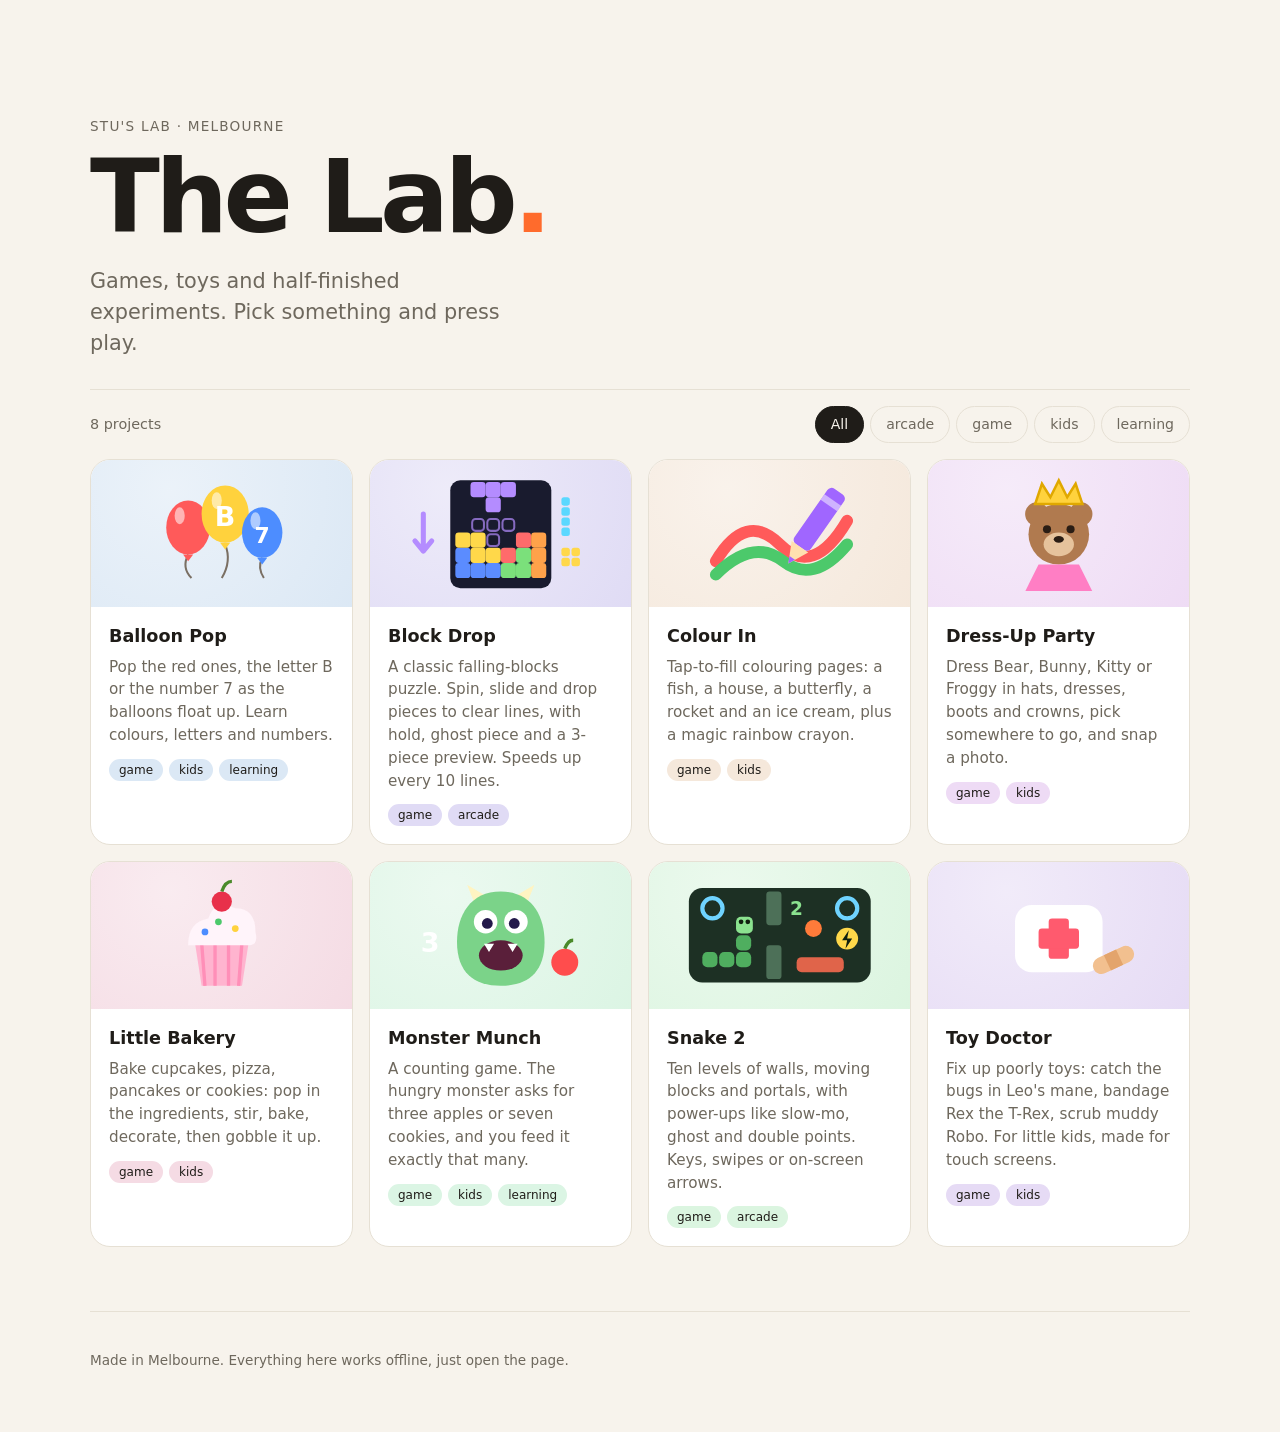
<file: index.html>
<!doctype html>
<html lang="en-AU">
<head>
  <meta charset="utf-8">
  <meta name="viewport" content="width=device-width, initial-scale=1">
  <title>The Lab</title>
  <meta name="description" content="Games, toys and half-finished experiments.">
  <link rel="icon" href="data:image/svg+xml,%3Csvg xmlns='http://www.w3.org/2000/svg' viewBox='0 0 64 64'%3E%3Cpath d='M24 6h16v4h-3v14l15 26c2 4-1 8-5 8H17c-4 0-7-4-5-8l15-26V10h-3z' fill='%23ff6b2c'/%3E%3C/svg%3E">
  <link rel="stylesheet" href="hub.css">
</head>
<body>
  <header class="hero">
    <p class="eyebrow">Stu's lab · Melbourne</p>
    <h1>The&nbsp;Lab<span class="dot">.</span></h1>
    <p class="lede">Games, toys and half-finished experiments. Pick something and press play.</p>
  </header>

  <main>
    <div class="toolbar">
      <p class="count" id="count">8 projects</p>
      <nav class="chips" aria-label="Filter by tag">
        <button type="button" class="chip" aria-pressed="true" data-tag="">All</button>
        <button type="button" class="chip" aria-pressed="false" data-tag="arcade">arcade</button>
        <button type="button" class="chip" aria-pressed="false" data-tag="game">game</button>
        <button type="button" class="chip" aria-pressed="false" data-tag="kids">kids</button>
        <button type="button" class="chip" aria-pressed="false" data-tag="learning">learning</button>
      </nav>
    </div>

    <section class="grid" aria-label="Projects">
      <a class="tile" href="balloon-pop/index.html" style="--hue:210" data-tags="game kids learning">
        <span class="tile-art" aria-hidden="true"><svg viewBox="0 0 120 68">
          <path d="M40 46 q-4 8 2 14" class="str"/><path d="M62 40 q4 10 -2 20" class="str"/><path d="M84 48 q-3 6 1 12" class="str"/>
          <ellipse cx="40" cy="30" rx="13" ry="16" fill="#ff5a5a"/><path d="M37 46h6l-3 4z" fill="#ff5a5a"/>
          <ellipse cx="62" cy="22" rx="14" ry="17" fill="#ffd23d"/><path d="M59 39h6l-3 4z" fill="#ffd23d"/>
          <ellipse cx="84" cy="33" rx="12" ry="15" fill="#4d8dff"/><path d="M81 48h6l-3 4z" fill="#4d8dff"/>
          <text x="62" y="29" class="glyph">B</text><text x="84" y="39" class="glyph small">7</text>
          <ellipse cx="35" cy="23" rx="3" ry="5" fill="#fff" opacity=".55"/><ellipse cx="57" cy="14" rx="3" ry="5" fill="#fff" opacity=".55"/><ellipse cx="80" cy="26" rx="3" ry="5" fill="#fff" opacity=".55"/>
        </svg></span>
        <span class="tile-body">
          <span class="tile-title">Balloon Pop</span>
          <span class="tile-desc">Pop the red ones, the letter B or the number 7 as the balloons float up. Learn colours, letters and numbers.</span>
          <ul class="tile-tags"><li>game</li><li>kids</li><li>learning</li></ul>
        </span>
      </a>
      <a class="tile" href="block-drop/index.html" style="--hue:250" data-tags="game arcade">
        <span class="tile-art" aria-hidden="true"><svg viewBox="0 0 120 68">
          <rect x="30" y="2" width="60" height="64" rx="6" fill="#191b2e"/>
          <rect x="43" y="25" width="7" height="7" rx="2" fill="none" stroke="#b48cff" stroke-width="1.2" opacity=".7"/><rect x="52" y="25" width="7" height="7" rx="2" fill="none" stroke="#b48cff" stroke-width="1.2" opacity=".7"/><rect x="61" y="25" width="7" height="7" rx="2" fill="none" stroke="#b48cff" stroke-width="1.2" opacity=".7"/><rect x="52" y="34" width="7" height="7" rx="2" fill="none" stroke="#b48cff" stroke-width="1.2" opacity=".7"/><rect x="42" y="3" width="9" height="9" rx="2" fill="#b48cff"/><rect x="51" y="3" width="9" height="9" rx="2" fill="#b48cff"/><rect x="60" y="3" width="9" height="9" rx="2" fill="#b48cff"/><rect x="51" y="12" width="9" height="9" rx="2" fill="#b48cff"/>
          <rect x="33" y="51" width="9" height="9" rx="2" fill="#5b8cff"/><rect x="42" y="51" width="9" height="9" rx="2" fill="#5b8cff"/><rect x="51" y="51" width="9" height="9" rx="2" fill="#5b8cff"/><rect x="60" y="51" width="9" height="9" rx="2" fill="#7be07b"/><rect x="69" y="51" width="9" height="9" rx="2" fill="#7be07b"/><rect x="78" y="51" width="9" height="9" rx="2" fill="#ffa24a"/><rect x="33" y="42" width="9" height="9" rx="2" fill="#5b8cff"/><rect x="60" y="42" width="9" height="9" rx="2" fill="#ff6b6b"/><rect x="69" y="42" width="9" height="9" rx="2" fill="#7be07b"/><rect x="78" y="42" width="9" height="9" rx="2" fill="#ffa24a"/><rect x="69" y="33" width="9" height="9" rx="2" fill="#ff6b6b"/><rect x="78" y="33" width="9" height="9" rx="2" fill="#ffa24a"/><rect x="33" y="33" width="9" height="9" rx="2" fill="#ffd84a"/><rect x="42" y="33" width="9" height="9" rx="2" fill="#ffd84a"/><rect x="42" y="42" width="9" height="9" rx="2" fill="#ffd84a"/><rect x="51" y="42" width="9" height="9" rx="2" fill="#ffd84a"/>
          <g fill="#5ad8ff"><rect x="96" y="12" width="5" height="5" rx="1.5"/><rect x="96" y="18" width="5" height="5" rx="1.5"/><rect x="96" y="24" width="5" height="5" rx="1.5"/><rect x="96" y="30" width="5" height="5" rx="1.5"/></g>
          <g fill="#ffd84a"><rect x="96" y="42" width="5" height="5" rx="1.5"/><rect x="102" y="42" width="5" height="5" rx="1.5"/><rect x="96" y="48" width="5" height="5" rx="1.5"/><rect x="102" y="48" width="5" height="5" rx="1.5"/></g>
          <path d="M14 22v22m-5-6 5 6 5-6" stroke="#b48cff" stroke-width="3" fill="none" stroke-linecap="round" stroke-linejoin="round"/>
        </svg></span>
        <span class="tile-body">
          <span class="tile-title">Block Drop</span>
          <span class="tile-desc">A classic falling-blocks puzzle. Spin, slide and drop pieces to clear lines, with hold, ghost piece and a 3-piece preview. Speeds up every 10 lines.</span>
          <ul class="tile-tags"><li>game</li><li>arcade</li></ul>
        </span>
      </a>
      <a class="tile" href="colour-in/index.html" style="--hue:30" data-tags="game kids">
        <span class="tile-art" aria-hidden="true"><svg viewBox="0 0 120 68">
          <path d="M22 50 Q40 20 60 40 T100 26" stroke="#ff5a5a" stroke-width="7" fill="none" stroke-linecap="round"/>
          <path d="M22 58 Q44 36 62 50 T100 40" stroke="#4cc96b" stroke-width="7" fill="none" stroke-linecap="round"/>
          <g transform="rotate(35 80 30)"><rect x="74" y="4" width="12" height="40" rx="3" fill="#a066ff"/><path d="M74 44h12l-6 12z" fill="#ffe0b0"/><path d="M78 52h4l-2 4z" fill="#a066ff"/><rect x="74" y="10" width="12" height="4" fill="#fff" opacity=".5"/></g>
        </svg></span>
        <span class="tile-body">
          <span class="tile-title">Colour In</span>
          <span class="tile-desc">Tap-to-fill colouring pages: a fish, a house, a butterfly, a rocket and an ice cream, plus a magic rainbow crayon.</span>
          <ul class="tile-tags"><li>game</li><li>kids</li></ul>
        </span>
      </a>
      <a class="tile" href="dress-up/index.html" style="--hue:285" data-tags="game kids">
        <span class="tile-art" aria-hidden="true"><svg viewBox="0 0 120 68">
          <circle cx="47" cy="22" r="7" fill="#b07a4f"/><circle cx="73" cy="22" r="7" fill="#b07a4f"/>
          <circle cx="60" cy="34" r="18" fill="#b07a4f"/><ellipse cx="60" cy="40" rx="9" ry="7" fill="#e6c39c"/>
          <circle cx="53" cy="31" r="2.4" fill="#2a1d14"/><circle cx="67" cy="31" r="2.4" fill="#2a1d14"/><ellipse cx="60" cy="37" rx="3" ry="2" fill="#2a1d14"/>
          <path d="M46 16 l4 -12 l5 8 l5 -10 l5 10 l5 -8 l4 12 z" fill="#ffd23d" stroke="#e0a800" stroke-width="1.5"/>
          <path d="M40 68 L48 52 h24 l8 16z" fill="#ff7ec4"/>
        </svg></span>
        <span class="tile-body">
          <span class="tile-title">Dress-Up Party</span>
          <span class="tile-desc">Dress Bear, Bunny, Kitty or Froggy in hats, dresses, boots and crowns, pick somewhere to go, and snap a photo.</span>
          <ul class="tile-tags"><li>game</li><li>kids</li></ul>
        </span>
      </a>
      <a class="tile" href="little-bakery/index.html" style="--hue:340" data-tags="game kids">
        <span class="tile-art" aria-hidden="true"><svg viewBox="0 0 120 68">
          <path d="M44 38 h32 l-4 26 h-24z" fill="#ffb4cf"/><path d="M48 38 l2 26 M56 38 v26 M64 38 v26 M72 38 l-2 26" stroke="#ff8fb8" stroke-width="2"/>
          <path d="M40 40 q0 -14 12 -16 q4 -12 16 -6 q12 0 12 14 q2 8 -4 8 h-32 q-6 0 -4 -0z" fill="#fff4fa"/>
          <circle cx="60" cy="14" r="6" fill="#e8304a"/><path d="M60 8 q2 -6 6 -6" stroke="#4a8a2a" stroke-width="2" fill="none"/>
          <circle cx="50" cy="32" r="2" fill="#4d8dff"/><circle cx="68" cy="30" r="2" fill="#ffd23d"/><circle cx="58" cy="26" r="2" fill="#4cc96b"/>
        </svg></span>
        <span class="tile-body">
          <span class="tile-title">Little Bakery</span>
          <span class="tile-desc">Bake cupcakes, pizza, pancakes or cookies: pop in the ingredients, stir, bake, decorate, then gobble it up.</span>
          <ul class="tile-tags"><li>game</li><li>kids</li></ul>
        </span>
      </a>
      <a class="tile" href="monster-munch/index.html" style="--hue:140" data-tags="game kids learning">
        <span class="tile-art" aria-hidden="true"><svg viewBox="0 0 120 68">
          <path d="M44 14 l-4 -10 l10 6z M76 14 l4 -10 l-10 6z" fill="#fff4c2"/>
          <path d="M60 8 c18 0 26 14 26 30 c0 18 -10 26 -26 26 c-16 0 -26 -8 -26 -26 c0 -16 8 -30 26 -30z" fill="#7bd389"/>
          <circle cx="51" cy="26" r="7" fill="#fff"/><circle cx="69" cy="26" r="7" fill="#fff"/><circle cx="52" cy="27" r="3.2" fill="#23194a"/><circle cx="68" cy="27" r="3.2" fill="#23194a"/>
          <ellipse cx="60" cy="46" rx="13" ry="9" fill="#5a1f3a"/><path d="M50 39 l3 5 l3 -5z M64 39 l3 5 l3 -5z" fill="#fff"/>
          <circle cx="98" cy="50" r="8" fill="#ff4d4d"/><path d="M98 42 q2 -5 5 -5" stroke="#4a8a2a" stroke-width="2" fill="none"/>
          <text x="18" y="44" class="glyph" fill="#23194a">3</text>
        </svg></span>
        <span class="tile-body">
          <span class="tile-title">Monster Munch</span>
          <span class="tile-desc">A counting game. The hungry monster asks for three apples or seven cookies, and you feed it exactly that many.</span>
          <ul class="tile-tags"><li>game</li><li>kids</li><li>learning</li></ul>
        </span>
      </a>
      <a class="tile" href="snake/index.html" style="--hue:130" data-tags="game arcade">
        <span class="tile-art" aria-hidden="true"><svg viewBox="0 0 120 68">
          <rect x="6" y="6" width="108" height="56" rx="8" fill="#1d3024"/>
          <g fill="#4d7058"><rect x="52" y="8" width="9" height="20" rx="2"/><rect x="52" y="40" width="9" height="20" rx="2"/></g>
          <rect x="70" y="47" width="28" height="9" rx="3" fill="#e0644a"/>
          <g fill="none" stroke-width="2.5"><circle cx="20" cy="18" r="6" stroke="#6fd3ff"/><circle cx="100" cy="18" r="6" stroke="#6fd3ff"/></g>
          <g fill="#4fae5f"><rect x="14" y="44" width="9" height="9" rx="3"/><rect x="24" y="44" width="9" height="9" rx="3"/><rect x="34" y="44" width="9" height="9" rx="3"/><rect x="34" y="34" width="9" height="9" rx="3"/></g>
          <rect x="34" y="23" width="10" height="10" rx="3" fill="#8be28f"/><circle cx="37" cy="26" r="1.4" fill="#10200f"/><circle cx="41" cy="26" r="1.4" fill="#10200f"/>
          <circle cx="80" cy="30" r="5" fill="#ff7b3a"/>
          <circle cx="100" cy="36" r="6.5" fill="#ffd84a"/><path d="M101 31l-4 6h3l-1 5 4-6h-3z" fill="#10200f"/>
          <text x="66" y="22" font-size="11" font-weight="800" fill="#8be28f" font-family="system-ui,sans-serif">2</text>
        </svg></span>
        <span class="tile-body">
          <span class="tile-title">Snake 2</span>
          <span class="tile-desc">Ten levels of walls, moving blocks and portals, with power-ups like slow-mo, ghost and double points. Keys, swipes or on-screen arrows.</span>
          <ul class="tile-tags"><li>game</li><li>arcade</li></ul>
        </span>
      </a>
      <a class="tile" href="toy-doctor/index.html" style="--hue:265" data-tags="game kids">
        <span class="tile-art" aria-hidden="true"><svg viewBox="0 0 120 68">
          <rect x="34" y="16" width="52" height="40" rx="10" fill="#fff"/><rect x="54" y="24" width="12" height="24" rx="2" fill="#ff5a6e"/><rect x="48" y="30" width="24" height="12" rx="2" fill="#ff5a6e"/>
          <g transform="rotate(-25 92 50)"><rect x="80" y="44" width="26" height="10" rx="5" fill="#f2c08f"/><rect x="89" y="44" width="8" height="10" fill="#e3a46c"/></g>
        </svg></span>
        <span class="tile-body">
          <span class="tile-title">Toy Doctor</span>
          <span class="tile-desc">Fix up poorly toys: catch the bugs in Leo's mane, bandage Rex the T-Rex, scrub muddy Robo. For little kids, made for touch screens.</span>
          <ul class="tile-tags"><li>game</li><li>kids</li></ul>
        </span>
      </a>
    </section>
    <p class="empty" id="empty" hidden>Nothing with that tag yet.</p>
  </main>

  <footer>
    <p>Made in Melbourne. Everything here works offline, just open the page.</p>
  </footer>

  <script src="hub.js" defer></script>
</body>
</html>
</file>
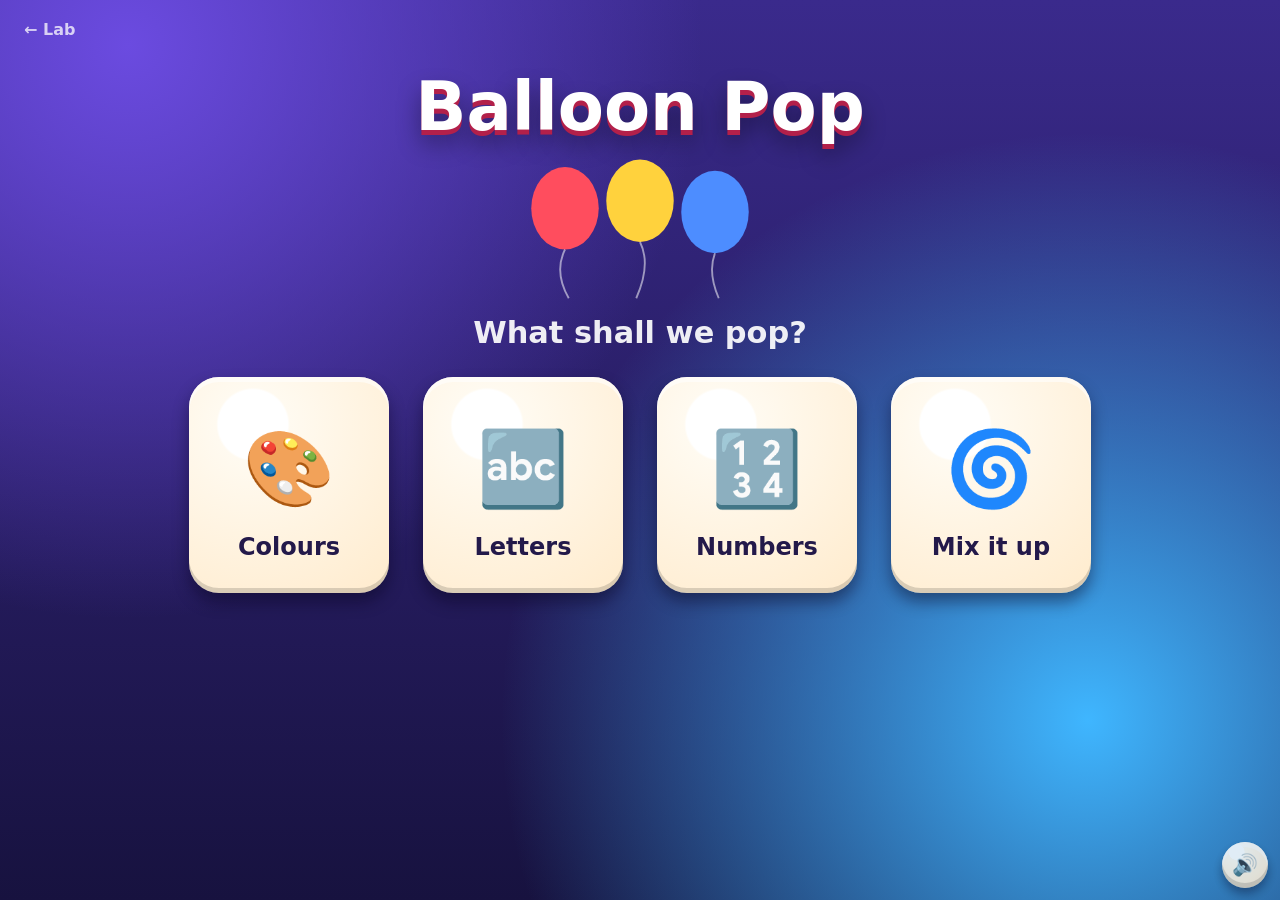
<file: balloon-pop/index.html>
<!doctype html>
<html lang="en-AU">
<head>
  <meta charset="utf-8">
  <link rel="icon" href="data:image/svg+xml,<svg xmlns=%22http://www.w3.org/2000/svg%22 viewBox=%220 0 100 100%22><text y=%22.9em%22 font-size=%2290%22>🎈</text></svg>">
  <meta name="viewport" content="width=device-width, initial-scale=1, viewport-fit=cover">
  <title>Balloon Pop · The Lab</title>
  <link rel="stylesheet" href="../kit/kit.css">
  <link rel="stylesheet" href="balloon.css">
</head>
<body>
  <section id="menu" class="screen scroll active">
    <a href="../index.html" class="home-link">← Lab</a>
    <h1>Balloon Pop</h1>
    <div class="menu-art" aria-hidden="true">
      <svg viewBox="0 0 160 80"><g class="bob"><ellipse cx="40" cy="30" rx="18" ry="22" fill="#ff4d5e"/><path d="M40 52 q-6 12 2 26" stroke="#fff8" fill="none"/></g>
      <g class="bob d2"><ellipse cx="80" cy="26" rx="18" ry="22" fill="#ffd23d"/><path d="M80 48 q6 12 -2 30" stroke="#fff8" fill="none"/></g>
      <g class="bob d3"><ellipse cx="120" cy="32" rx="18" ry="22" fill="#4d8dff"/><path d="M120 54 q-4 10 2 24" stroke="#fff8" fill="none"/></g></svg>
    </div>
    <p class="subtitle">What shall we pop?</p>
    <div class="cards">
      <button class="card" data-mode="colours"><span class="art">🎨</span><span>Colours</span></button>
      <button class="card" data-mode="letters"><span class="art">🔤</span><span>Letters</span></button>
      <button class="card" data-mode="numbers"><span class="art">🔢</span><span>Numbers</span></button>
      <button class="card" data-mode="mix"><span class="art">🌀</span><span>Mix it up</span></button>
    </div>
  </section>

  <section id="game" class="screen">
    <header class="bar">
      <button id="back-btn" class="round-btn" aria-label="Back">⬅️</button>
      <div id="prompt" class="prompt"><span id="target" class="target"></span><span id="hits" class="hits"></span></div>
      <span id="stars" class="stars"></span>
    </header>
    <p id="hint" class="hint"></p>
    <div id="sky" class="sky"></div>
  </section>

  <div id="party" class="party hidden">
    <div class="party-card">
      <div class="sticker">🎈</div>
      <h2>Super popper!</h2>
      <div class="btn-row">
        <button id="again-btn" class="big-btn">Again! 🔁</button>
        <button id="menu-btn" class="big-btn alt">Something else</button>
      </div>
    </div>
  </div>
  <script src="../kit/kit.js"></script>
  <script src="balloon.js"></script>
</body>
</html>
</file>
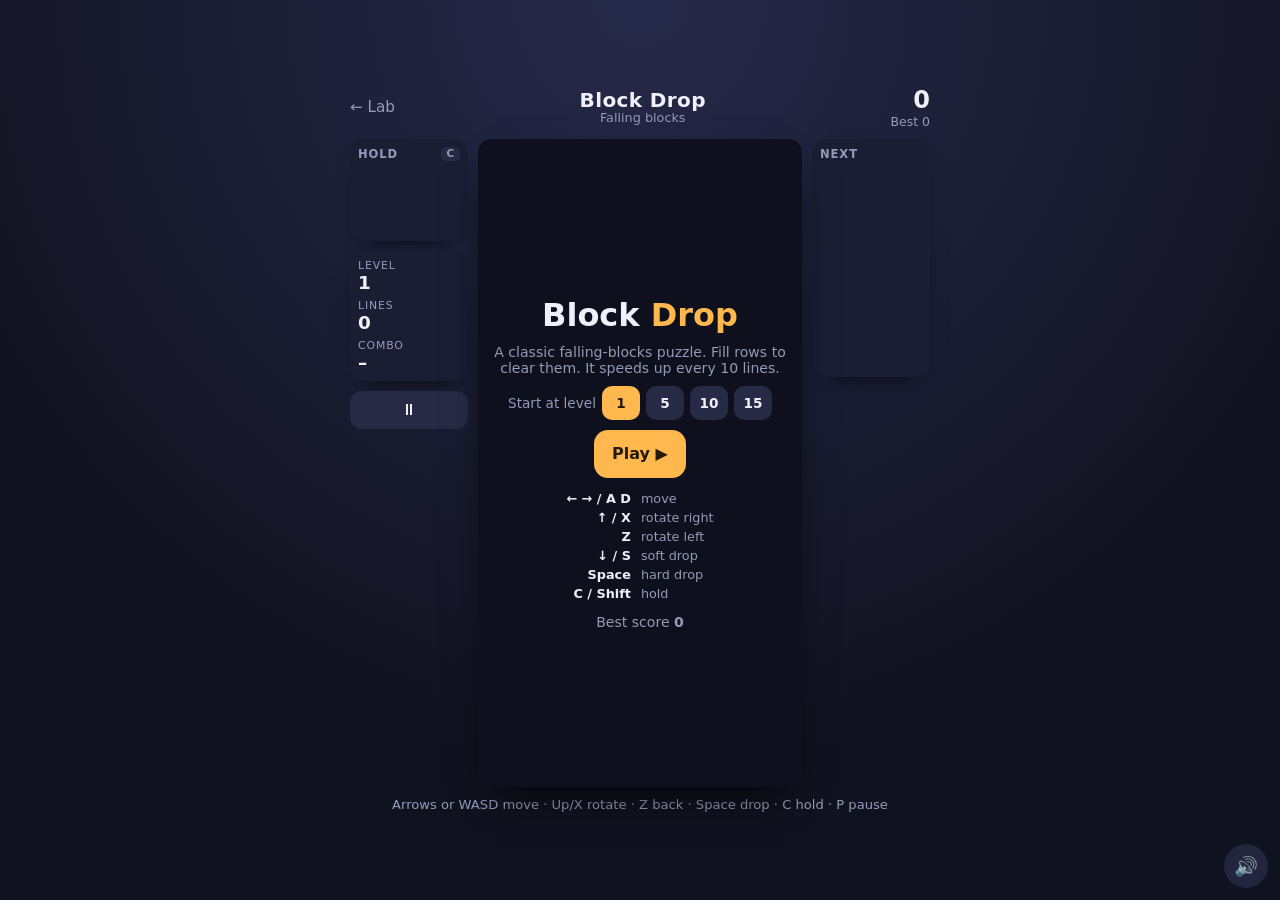
<file: block-drop/index.html>
<!doctype html>
<html lang="en-AU">
<head>
  <meta charset="utf-8">
  <link rel="icon" href="data:image/svg+xml,<svg xmlns=%22http://www.w3.org/2000/svg%22 viewBox=%220 0 100 100%22><rect x=%2210%22 y=%2255%22 width=%2226%22 height=%2226%22 rx=%225%22 fill=%22%23b48cff%22/><rect x=%2237%22 y=%2255%22 width=%2226%22 height=%2226%22 rx=%225%22 fill=%22%23b48cff%22/><rect x=%2264%22 y=%2255%22 width=%2226%22 height=%2226%22 rx=%225%22 fill=%22%23b48cff%22/><rect x=%2237%22 y=%2228%22 width=%2226%22 height=%2226%22 rx=%225%22 fill=%22%23b48cff%22/></svg>">
  <meta name="viewport" content="width=device-width, initial-scale=1, viewport-fit=cover">
  <title>Block Drop · The Lab</title>
  <link rel="stylesheet" href="block-drop.css">
</head>
<body>
  <header class="top">
    <a href="../index.html">← Lab</a>
    <div class="title"><b>Block Drop</b><span id="sub">Level 1</span></div>
    <span class="scores"><span class="score" id="score">0</span><span class="best" id="best">Best 0</span></span>
  </header>
  <main class="game">
    <aside class="side left">
      <section class="box"><h3>Hold <kbd>C</kbd></h3><canvas id="hold" width="120" height="80"></canvas></section>
      <section class="box stats">
        <div><small>Level</small><b id="level">1</b></div>
        <div><small>Lines</small><b id="lines">0</b></div>
        <div><small>Combo</small><b id="combo">–</b></div>
      </section>
      <button id="pause-btn" class="hud-btn" aria-label="Pause">⏸</button>
    </aside>
    <div class="well" id="well">
      <canvas id="board" width="360" height="720" aria-label="Block Drop board"></canvas>
      <div id="pop" class="pop" aria-live="polite"></div>
      <div id="overlay" class="overlay"></div>
    </div>
    <aside class="side right">
      <section class="box"><h3>Next</h3><canvas id="next" width="120" height="240"></canvas></section>
    </aside>
  </main>
  <p id="msg">Arrows or WASD move · Up/X rotate · Z back · Space drop · C hold · P pause</p>
  <div class="pad" aria-label="Controls">
    <button data-b="hold" class="b-hold" aria-label="Hold">Hold</button>
    <button data-b="ccw" class="b-ccw" aria-label="Rotate left">⟲</button>
    <button data-b="cw" class="b-cw" aria-label="Rotate right">⟳</button>
    <button data-b="hard" class="b-hard" aria-label="Hard drop">⤓</button>
    <button data-b="left" class="b-left" aria-label="Left">◀</button>
    <button data-b="soft" class="b-soft" aria-label="Soft drop">▼</button>
    <button data-b="right" class="b-right" aria-label="Right">▶</button>
  </div>
  <script src="../kit/kit.js"></script>
  <script src="block-drop.js"></script>
</body>
</html>
</file>
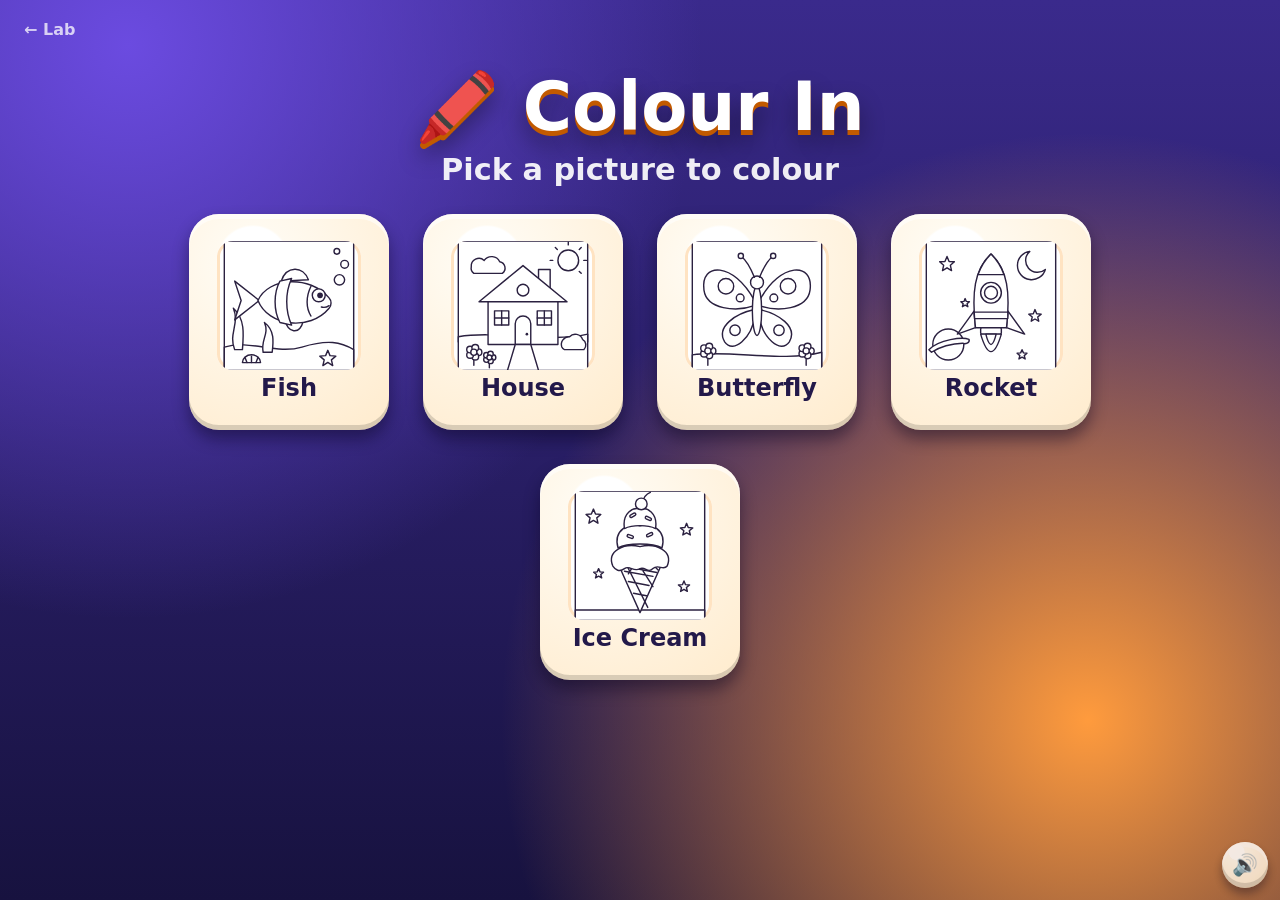
<file: colour-in/index.html>
<!doctype html>
<html lang="en-AU">
<head>
  <meta charset="utf-8">
  <link rel="icon" href="data:image/svg+xml,<svg xmlns=%22http://www.w3.org/2000/svg%22 viewBox=%220 0 100 100%22><text y=%22.9em%22 font-size=%2290%22>🖍️</text></svg>">
  <meta name="viewport" content="width=device-width, initial-scale=1, viewport-fit=cover">
  <title>Colour In · The Lab</title>
  <link rel="stylesheet" href="../kit/kit.css">
  <link rel="stylesheet" href="colour.css">
</head>
<body>
  <section id="menu" class="screen scroll active">
    <a href="../index.html" class="home-link">← Lab</a>
    <h1>🖍️ Colour In</h1>
    <p class="subtitle">Pick a picture to colour</p>
    <div id="pictures" class="cards"></div>
  </section>

  <section id="colouring" class="screen">
    <header class="bar">
      <button id="back-btn" class="round-btn" aria-label="Back to pictures">⬅️</button>
      <h2 id="pic-name"></h2>
      <button id="done-btn" class="round-btn" aria-label="Finished">✅</button>
    </header>
    <div class="page-wrap"><div id="page" class="page"></div></div>
    <p id="hint" class="hint"></p>
    <nav id="palette" class="palette" aria-label="Crayons"></nav>
  </section>

  <div id="party" class="party hidden">
    <div class="party-card">
      <div id="framed" class="framed"></div>
      <h2 id="party-text"></h2>
      <div class="btn-row">
        <button id="save-btn" class="big-btn">Save picture 💾</button>
        <button id="keep-btn" class="big-btn alt">Keep colouring 🖍️</button>
        <button id="new-btn" class="big-btn alt">New picture</button>
        <button id="clear-btn" class="big-btn alt">Start again 🧽</button>
      </div>
    </div>
  </div>
  <script src="../kit/kit.js"></script>
  <script src="pictures.js"></script>
  <script src="colour.js"></script>
</body>
</html>
</file>
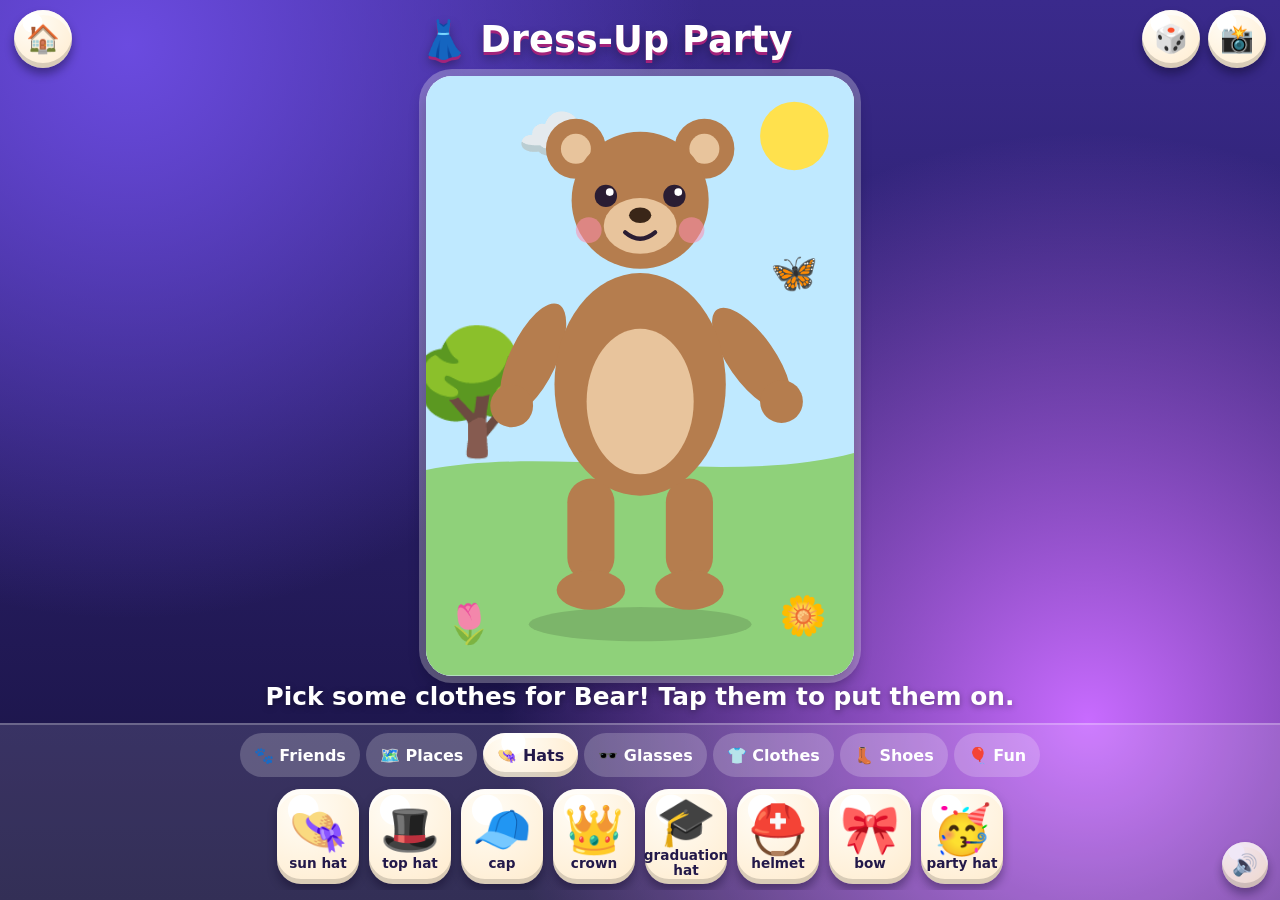
<file: dress-up/index.html>
<!doctype html>
<html lang="en-AU">
<head>
  <meta charset="utf-8">
  <link rel="icon" href="data:image/svg+xml,<svg xmlns=%22http://www.w3.org/2000/svg%22 viewBox=%220 0 100 100%22><text y=%22.9em%22 font-size=%2290%22>👗</text></svg>">
  <meta name="viewport" content="width=device-width, initial-scale=1, viewport-fit=cover">
  <title>Dress-Up Party · The Lab</title>
  <link rel="stylesheet" href="../kit/kit.css">
  <link rel="stylesheet" href="dress.css">
</head>
<body>
  <section id="dress" class="screen active">
    <header class="bar">
      <a href="../index.html" class="round-btn home-round" aria-label="Back to the Lab">🏠</a>
      <h2>👗 Dress-Up Party</h2>
      <button id="dice-btn" class="round-btn" aria-label="Surprise outfit">🎲</button>
      <button id="photo-btn" class="round-btn" aria-label="Take a photo">📸</button>
    </header>
    <div class="stage-wrap"><div id="stage" class="stage"></div></div>
    <p id="hint" class="hint"></p>
    <nav class="wardrobe">
      <div id="tabs" class="tabs" role="tablist"></div>
      <div id="items" class="items"></div>
    </nav>
  </section>
  <div id="flash" class="flash"></div>
  <div id="party" class="party hidden">
    <div class="party-card">
      <div class="polaroid"><img id="snap" alt="Your dress-up photo"></div>
      <h2 id="party-text">Say cheese!</h2>
      <div class="btn-row">
        <a id="save-link" class="big-btn" download="dress-up-party.png">Save photo 💾</a>
        <button id="close-btn" class="big-btn alt">Keep playing 👗</button>
      </div>
    </div>
  </div>
  <script src="../kit/kit.js"></script>
  <script src="dress.js"></script>
</body>
</html>
</file>
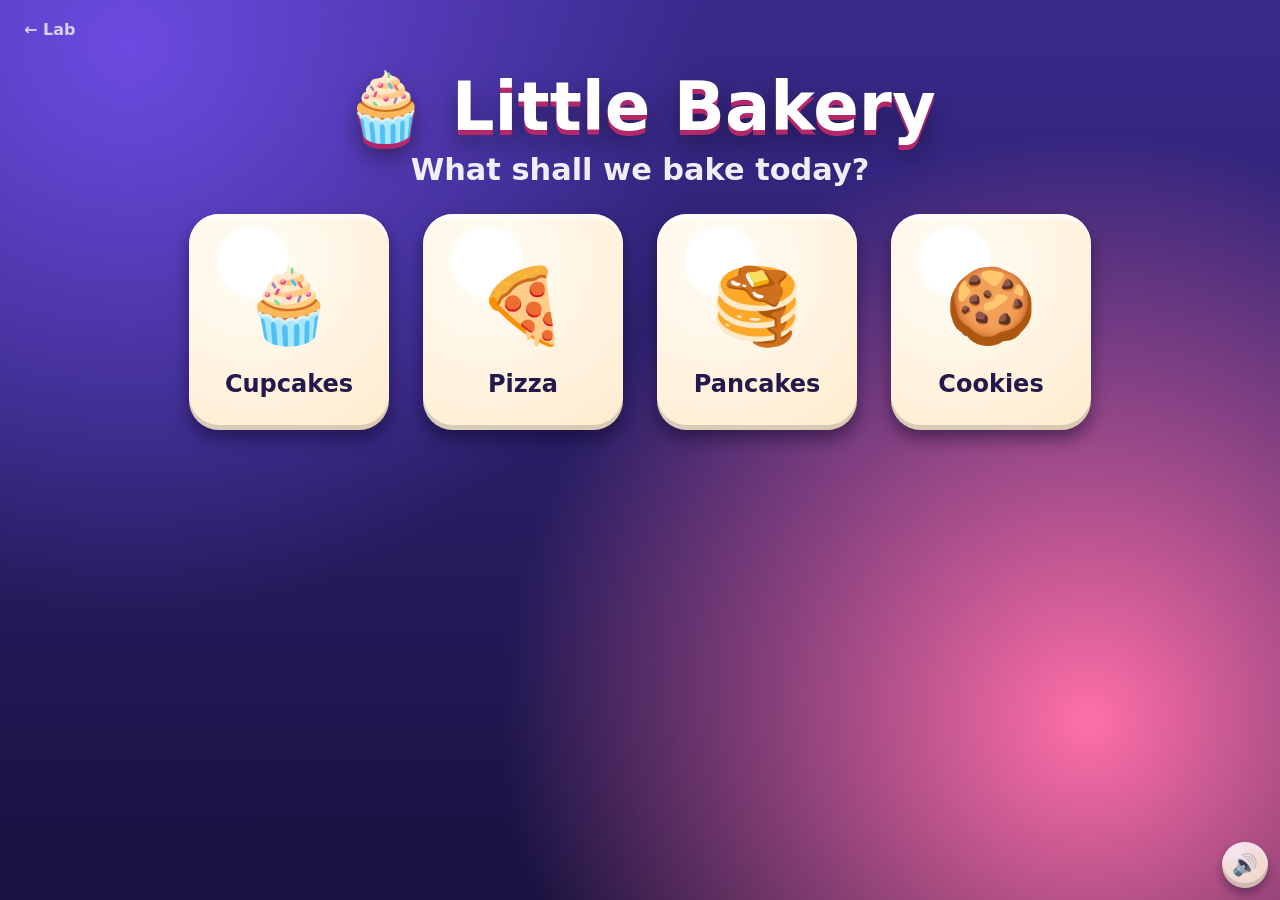
<file: little-bakery/index.html>
<!doctype html>
<html lang="en-AU">
<head>
  <meta charset="utf-8">
  <link rel="icon" href="data:image/svg+xml,<svg xmlns=%22http://www.w3.org/2000/svg%22 viewBox=%220 0 100 100%22><text y=%22.9em%22 font-size=%2290%22>🧁</text></svg>">
  <meta name="viewport" content="width=device-width, initial-scale=1, viewport-fit=cover">
  <title>Little Bakery · The Lab</title>
  <link rel="stylesheet" href="../kit/kit.css">
  <link rel="stylesheet" href="bakery.css">
</head>
<body>
  <section id="menu" class="screen scroll active">
    <a href="../index.html" class="home-link">← Lab</a>
    <h1>🧁 Little Bakery</h1>
    <p class="subtitle">What shall we bake today?</p>
    <div id="recipes" class="cards"></div>
  </section>

  <section id="kitchen" class="screen">
    <header class="bar">
      <button id="back-btn" class="round-btn" aria-label="Back to recipes">⬅️</button>
      <h2 id="recipe-name"></h2>
      <span class="spacer"></span>
    </header>
    <ol id="steps" class="steps" aria-label="Steps"></ol>
    <div id="bench" class="bench"></div>
    <p id="hint" class="hint"></p>
    <nav id="tray" class="tray"></nav>
  </section>

  <div id="party" class="party hidden">
    <div class="party-card">
      <div id="sticker" class="sticker"></div>
      <h2 id="party-text"></h2>
      <div class="btn-row">
        <button id="again-btn" class="big-btn">Bake again 🔁</button>
        <button id="menu-btn" class="big-btn alt">New recipe 📖</button>
      </div>
    </div>
  </div>
  <script src="../kit/kit.js"></script>
  <script src="bakery.js"></script>
</body>
</html>
</file>
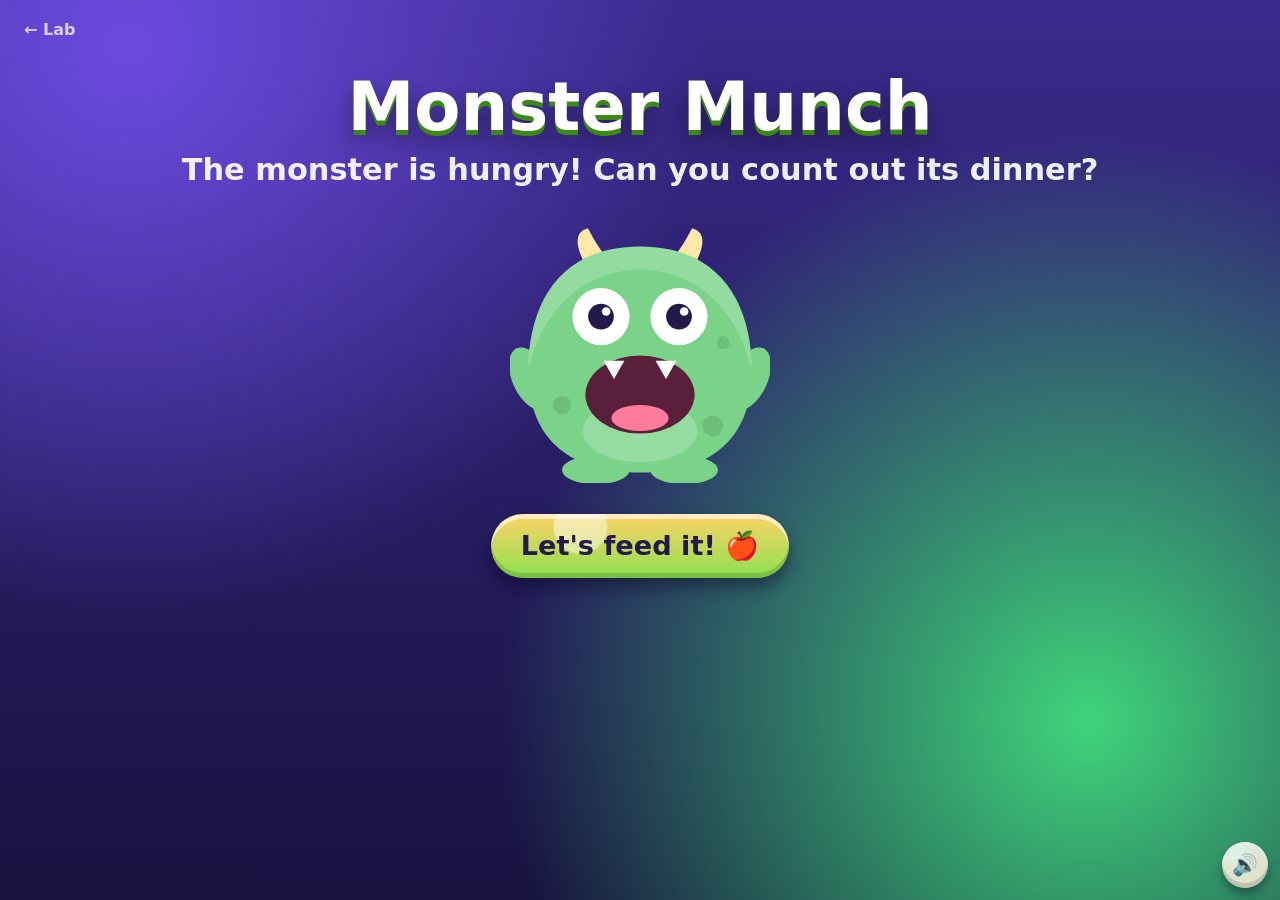
<file: monster-munch/index.html>
<!doctype html>
<html lang="en-AU">
<head>
  <meta charset="utf-8">
  <link rel="icon" href="data:image/svg+xml,<svg xmlns=%22http://www.w3.org/2000/svg%22 viewBox=%220 0 100 100%22><text y=%22.9em%22 font-size=%2290%22>👾</text></svg>">
  <meta name="viewport" content="width=device-width, initial-scale=1, viewport-fit=cover">
  <title>Monster Munch · The Lab</title>
  <link rel="stylesheet" href="../kit/kit.css">
  <link rel="stylesheet" href="monster.css">
</head>
<body>
  <section id="menu" class="screen scroll active">
    <a href="../index.html" class="home-link">← Lab</a>
    <h1>Monster Munch</h1>
    <p class="subtitle">The monster is hungry! Can you count out its dinner?</p>
    <div id="menu-monster" class="menu-monster" aria-hidden="true"></div>
    <button id="start-btn" class="big-btn">Let's feed it! 🍎</button>
  </section>

  <section id="game" class="screen">
    <header class="bar">
      <button id="back-btn" class="round-btn" aria-label="Back">⬅️</button>
      <div id="bubble" class="bubble" role="button" aria-label="Hear it again">
        <span id="want-num" class="want-num"></span>
        <span id="want-slots" class="want-slots"></span>
      </div>
      <span id="stars" class="stars">⭐ 0</span>
    </header>
    <div class="stage">
      <div id="monster" class="monster"></div>
    </div>
    <p id="hint" class="hint"></p>
    <nav id="tray" class="tray"></nav>
  </section>
  <script src="../kit/kit.js"></script>
  <script src="monster.js"></script>
</body>
</html>
</file>
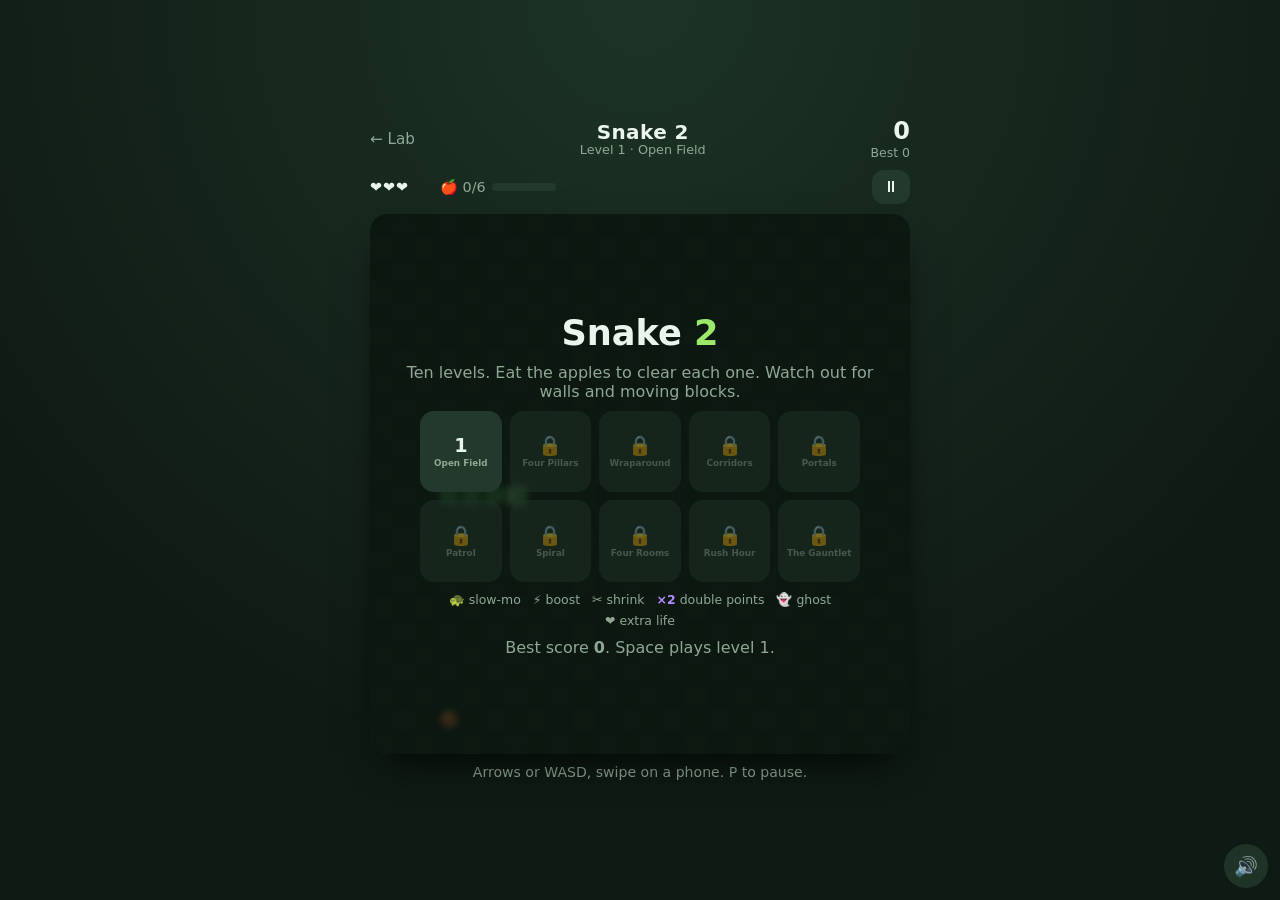
<file: snake/index.html>
<!doctype html>
<html lang="en-AU">
<head>
  <meta charset="utf-8">
  <link rel="icon" href="data:image/svg+xml,<svg xmlns=%22http://www.w3.org/2000/svg%22 viewBox=%220 0 100 100%22><text y=%22.9em%22 font-size=%2290%22>🐍</text></svg>">
  <meta name="viewport" content="width=device-width, initial-scale=1, viewport-fit=cover">
  <title>Snake 2 · The Lab</title>
  <link rel="stylesheet" href="snake.css">
</head>
<body>
  <header class="size top">
    <a href="../index.html">← Lab</a>
    <div class="title"><b>Snake 2</b><span id="lvl-name"></span></div>
    <span class="scores"><span class="score" id="score">0</span><span class="best" id="best"></span></span>
  </header>
  <div class="size hud">
    <span id="lives" class="lives" aria-label="Lives"></span>
    <span class="goal" title="Apples to clear the level"><span id="eaten">0/0</span><i class="gbar"><i id="gfill"></i></i></span>
    <span id="effects" class="effects" aria-label="Active power-ups"></span>
    <button id="pause-btn" class="hud-btn" aria-label="Pause">⏸</button>
  </div>
  <div class="size stage" id="stage">
    <canvas id="board" width="720" height="720" aria-label="Snake 2 board"></canvas>
    <div id="overlay" class="overlay"></div>
  </div>
  <p id="msg">Arrows or WASD, swipe on a phone. P to pause.</p>
  <div class="pad" aria-label="Direction buttons">
    <button class="up" data-d="0,-1" aria-label="Up">▲</button>
    <button class="left" data-d="-1,0" aria-label="Left">◀</button>
    <button class="down" data-d="0,1" aria-label="Down">▼</button>
    <button class="right" data-d="1,0" aria-label="Right">▶</button>
  </div>
  <script src="../kit/kit.js"></script>
  <script src="levels.js"></script>
  <script src="snake.js"></script>
</body>
</html>
</file>
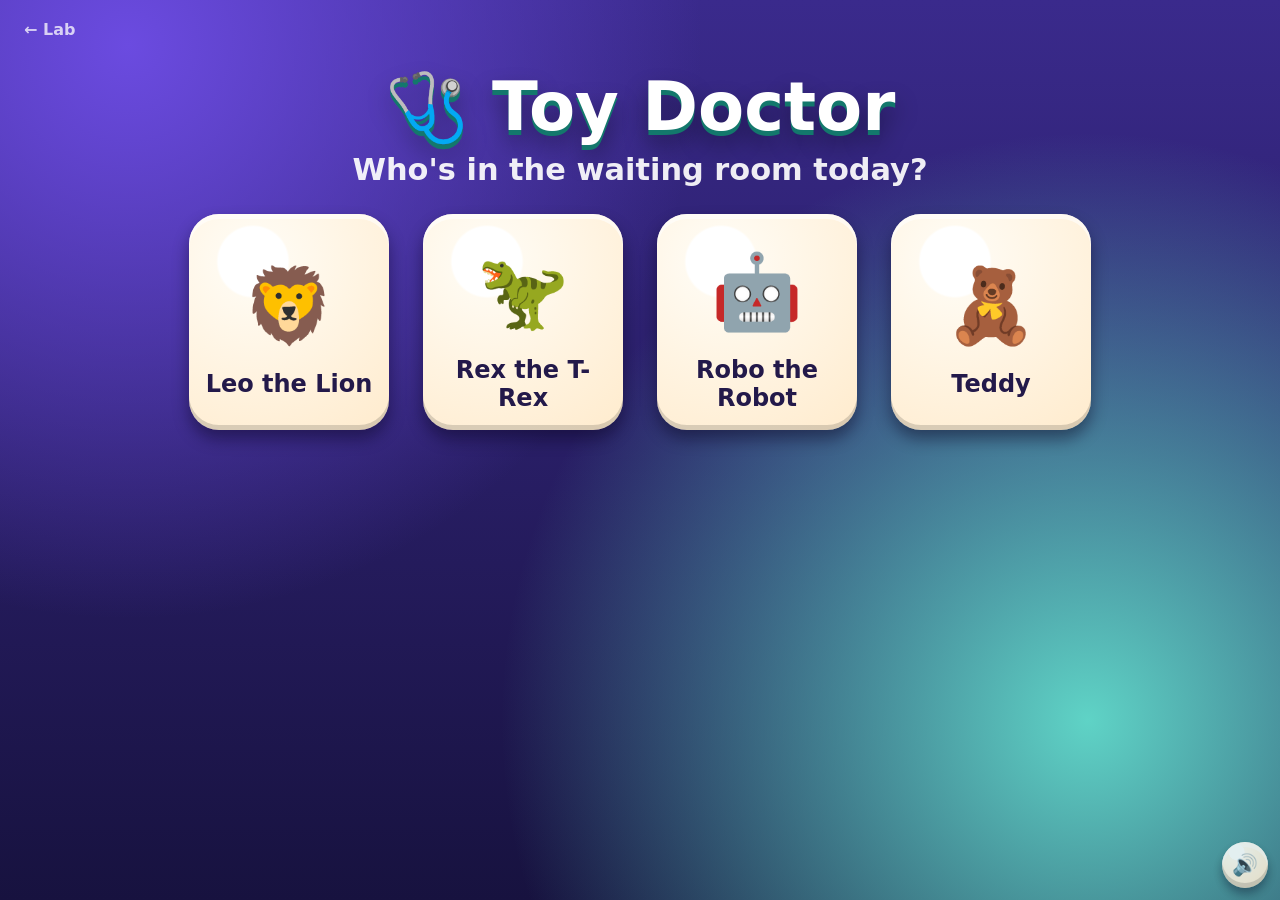
<file: toy-doctor/index.html>
<!doctype html>
<html lang="en-AU">
<head>
  <meta charset="utf-8">
  <link rel="icon" href="data:image/svg+xml,<svg xmlns=%22http://www.w3.org/2000/svg%22 viewBox=%220 0 100 100%22><text y=%22.9em%22 font-size=%2290%22>🩺</text></svg>">
  <meta name="viewport" content="width=device-width, initial-scale=1, viewport-fit=cover">
  <title>Toy Doctor · The Lab</title>
  <link rel="stylesheet" href="../kit/kit.css">
  <link rel="stylesheet" href="doctor.css">
</head>
<body>
  <section id="menu" class="screen scroll active">
    <a href="../index.html" class="home-link">← Lab</a>
    <h1>🩺 Toy Doctor</h1>
    <p class="subtitle">Who's in the waiting room today?</p>
    <div id="patients" class="cards"></div>
  </section>

  <section id="clinic" class="screen">
    <header class="bar">
      <button id="back-btn" class="round-btn" aria-label="Back to waiting room">⬅️</button>
      <h2 id="patient-name"></h2>
      <span id="progress" class="progress"></span>
    </header>
    <div class="bench"><div id="box" class="box"></div></div>
    <p id="hint" class="hint"></p>
    <nav id="tray" class="tray"></nav>
  </section>

  <div id="party" class="party hidden">
    <div class="party-card">
      <div id="sticker" class="sticker"></div>
      <h2 id="party-text"></h2>
      <div class="btn-row">
        <button id="next-btn" class="big-btn">Next patient ➡️</button>
        <button id="menu-btn" class="big-btn alt">Waiting room 🪑</button>
      </div>
    </div>
  </div>
  <script src="../kit/kit.js"></script>
  <script src="doctor.js"></script>
</body>
</html>
</file>
<file: hub.css>
:root {
  --bg: #f7f3ec; --surface: #fff; --text: #1f1c18; --muted: #6e685d; --line: #e6e0d4; --accent: #ff6b2c;
  --tile-l: 91%; --tile-s: 55%; --radius: 20px;
  --font: ui-rounded, "SF Pro Rounded", "Arial Rounded MT Bold", system-ui, -apple-system, "Segoe UI", Roboto, sans-serif;
  color-scheme: light;
}
@media (prefers-color-scheme: dark) {
  :root { --bg: #151412; --surface: #1f1e1b; --text: #f3efe7; --muted: #a09a8e; --line: #302e29; --accent: #ff8b4f; --tile-l: 27%; --tile-s: 38%; color-scheme: dark; }
}
* { box-sizing: border-box; }
body { margin: 0; background: var(--bg); color: var(--text); font-family: var(--font); line-height: 1.5; -webkit-font-smoothing: antialiased; }
a { color: inherit; }
.hero, main, footer { width: min(1100px, 100% - 32px); margin-inline: auto; }
.hero { padding: clamp(44px, 10vw, 116px) 0 30px; }
.eyebrow { margin: 0 0 12px; color: var(--muted); font-size: .85rem; letter-spacing: .09em; text-transform: uppercase; }
h1 { margin: 0; font-size: clamp(3rem, 11vw, 6.4rem); line-height: .95; letter-spacing: -.045em; font-weight: 800; }
.dot { color: var(--accent); }
.lede { max-width: 34ch; margin: 20px 0 0; color: var(--muted); font-size: clamp(1.05rem, 2.4vw, 1.3rem); }
.toolbar { display: flex; flex-wrap: wrap; align-items: center; justify-content: space-between; gap: 12px; padding: 16px 0; border-top: 1px solid var(--line); }
.count { margin: 0; color: var(--muted); font-size: .9rem; }
.chips { display: flex; flex-wrap: wrap; gap: 6px; }
.chip { padding: 7px 15px; border: 1px solid var(--line); border-radius: 999px; background: transparent; color: var(--muted); font: inherit; font-size: .88rem; cursor: pointer; min-height: 36px; }
.chip:hover { border-color: var(--muted); }
.chip[aria-pressed="true"] { background: var(--text); border-color: var(--text); color: var(--bg); }
.grid { display: grid; grid-template-columns: repeat(auto-fill, minmax(260px, 1fr)); gap: 16px; padding-bottom: 64px; }
.tile { display: flex; flex-direction: column; overflow: hidden; border: 1px solid var(--line); border-radius: var(--radius); background: var(--surface); text-decoration: none; transition: transform .16s ease, box-shadow .16s ease; }
.tile:hover, .tile:focus-visible { transform: translateY(-3px); box-shadow: 0 14px 30px -14px hsl(var(--hue) 60% 40% / .5); outline: none; }
.tile[hidden] { display: none; }
.tile-art { display: grid; place-items: center; aspect-ratio: 16 / 9; background: radial-gradient(circle at 30% 20%, hsl(var(--hue) var(--tile-s) calc(var(--tile-l) + 4%)), hsl(var(--hue) var(--tile-s) var(--tile-l))); }
.tile-art svg { width: 78%; height: 78%; transition: transform .3s cubic-bezier(.34,1.7,.5,1); }
.tile:hover .tile-art svg { transform: scale(1.06) rotate(-2deg); }
.tile-art .str { stroke: #7a6f63; stroke-width: 1.2; fill: none; }
.tile-art .glyph { font: 800 16px var(--font); fill: #fff; text-anchor: middle; }
.tile-art .glyph.small { font-size: 13px; }
.tile-body { display: flex; flex-direction: column; gap: 6px; padding: 16px 18px 18px; }
.tile-title { font-weight: 700; font-size: 1.1rem; }
.tile-desc { color: var(--muted); font-size: .95rem; }
.tile-tags { display: flex; flex-wrap: wrap; gap: 6px; margin: 6px 0 0; padding: 0; list-style: none; }
.tile-tags li { padding: 2px 10px; border-radius: 999px; background: hsl(var(--hue) var(--tile-s) var(--tile-l)); font-size: .75rem; }
.empty { color: var(--muted); }
footer { padding: 24px 0 48px; border-top: 1px solid var(--line); color: var(--muted); font-size: .85rem; }
</file>
<file: kit/kit.css>
/* Playroom kit: shared look for every kids' game in the Lab.
   Each game sets --glow and --accent / --accent-deep in its own <style>. */
:root {
  --ink: #23194a;
  --night-1: #3a2a8c;
  --night-2: #17123f;
  --glow: #ff7aa8;
  --accent: #ffb238;
  --accent-deep: #c9730a;
  --pill: radial-gradient(circle at 32% 22%, #ffffff 0 16%, #fffaf0 17%, #ffeccf 95%);
  --shine: inset 0 -5px 0 rgba(0,0,0,.15), inset 0 5px 0 rgba(255,255,255,.6);
  --drop: 0 9px 16px rgba(8,4,30,.45);
  --spring: cubic-bezier(.34,1.7,.5,1);
  --font: ui-rounded, "SF Pro Rounded", "Arial Rounded MT Bold", "Nunito", "Varela Round", "Chalkboard SE", "Comic Sans MS", system-ui, sans-serif;
}
* { box-sizing: border-box; -webkit-tap-highlight-color: transparent; user-select: none; -webkit-user-select: none; -webkit-touch-callout: none; }
html, body { margin: 0; height: 100%; overflow: hidden; }
body {
  font-family: var(--font); font-weight: 700; color: #fff; touch-action: manipulation;
  background:
    radial-gradient(circle at 85% 80%, var(--glow) 0, transparent 45%),
    radial-gradient(circle at 10% 5%, #6b4be0 0, transparent 40%),
    linear-gradient(var(--night-1), var(--night-2));
  background-attachment: fixed;
}
button { font-family: inherit; font-weight: inherit; color: var(--ink); }
.screen { display: none; height: 100%; flex-direction: column; align-items: center; position: relative; }
.screen.active { display: flex; }
.scroll { overflow-y: auto; padding-bottom: 5vh; }
.hidden { display: none !important; }
h1 { font-size: clamp(2.3rem, 8vw, 4.2rem); line-height: 1.05; margin: 8vh 16px 0; text-align: center;
  text-shadow: 0 .07em 0 var(--accent-deep), 0 .2em .35em rgba(0,0,0,.4); }
.subtitle { font-size: clamp(1.15rem, 3.4vw, 1.9rem); font-weight: 600; margin: 1vh 16px 3vh; text-align: center; opacity: .92; }
.home-link { position: absolute; top: 12px; left: 14px; color: #fff; text-decoration: none; font-size: 1rem; opacity: .75; padding: 8px 10px; z-index: 3; }
.home-link:hover { opacity: 1; }
.bar { width: 100%; display: flex; align-items: center; justify-content: space-between; gap: 8px; padding: 10px 14px 4px; }
.bar h2 { flex: 1; margin: 0; text-align: center; font-size: clamp(1.3rem, 5vw, 2.3rem);
  text-shadow: 0 .07em 0 var(--accent-deep), 0 .15em .3em rgba(0,0,0,.35); }
.spacer { width: 58px; flex: 0 0 auto; }
.round-btn { width: 58px; height: 58px; flex: 0 0 auto; border-radius: 50%; border: 0; background: var(--pill);
  font-size: 1.7rem; box-shadow: var(--shine), 0 6px 10px rgba(8,4,30,.4); cursor: pointer; transition: transform .25s var(--spring); }
.round-btn:active { transform: scale(1.15,.85); }
.hint { min-height: 2.3em; margin: 4px 16px; font-size: clamp(1.05rem, 3.3vw, 1.55rem); text-align: center; text-shadow: 0 2px 6px rgba(0,0,0,.35); }

/* Menu cards */
.cards { display: flex; flex-wrap: wrap; justify-content: center; gap: clamp(14px, 4vw, 34px); padding: 0 16px; max-width: 980px; }
.card { width: clamp(132px, 26vw, 200px); aspect-ratio: 1 / 1.08; border: 0; border-radius: 30px; background: var(--pill);
  box-shadow: var(--shine), var(--drop); display: flex; flex-direction: column; align-items: center; justify-content: center; gap: 4px;
  font-size: clamp(1.1rem, 3vw, 1.5rem); cursor: pointer; transition: transform .25s var(--spring); padding: 10px; }
.card:hover { transform: translateY(-4px) rotate(-1.5deg); }
.card:active { transform: scale(1.1,.9); }
.card .art { width: 72%; height: 62%; display: grid; place-items: center; font-size: clamp(3rem, 9vw, 4.6rem); line-height: 1; }
.card .art svg { width: 100%; height: 100%; }

.big-btn { border: 0; border-radius: 999px; padding: 16px 30px; font-size: clamp(1.2rem, 3.6vw, 1.7rem); cursor: pointer;
  background: radial-gradient(circle at 30% 20%, #fff7 0 12%, transparent 13%), linear-gradient(#ffd166, var(--accent));
  box-shadow: var(--shine), var(--drop); transition: transform .25s var(--spring); }
.big-btn.alt { background: var(--pill); }
.big-btn:active { transform: scale(1.1,.9); }

/* Tray of draggable things */
.tray { width: 100%; display: flex; justify-content: center; flex-wrap: wrap; gap: 12px; padding: 10px 12px 16px;
  background: rgba(255,255,255,.12); border-top: 2px solid rgba(255,255,255,.25); }
.thing { width: clamp(76px, 18vw, 104px); min-height: clamp(76px, 18vw, 104px); border: 0; border-radius: 24px; background: var(--pill);
  box-shadow: var(--shine), 0 6px 10px rgba(8,4,30,.35); display: flex; flex-direction: column; align-items: center; justify-content: center;
  cursor: grab; touch-action: none; transition: transform .25s var(--spring), opacity .2s; padding: 6px 4px; }
.thing .icon { font-size: clamp(2.2rem, 7vw, 3rem); line-height: 1.1; }
.thing .label { font-size: .85rem; line-height: 1.1; text-align: center; }
.thing.dragging { opacity: .35; transform: scale(.9); }
.thing.on { outline: 5px solid var(--accent); transform: scale(1.06); }
.thing.used { opacity: .35; }
.ghost { position: fixed; z-index: 50; pointer-events: none; font-size: 4rem; transform: translate(-50%,-50%) scale(1.1);
  filter: drop-shadow(0 8px 8px rgba(0,0,0,.35)); }

/* Celebration */
.party { position: fixed; inset: 0; z-index: 40; display: grid; place-items: center; background: rgba(15,8,40,.55); padding: 16px; }
.party-card { background: var(--pill); color: var(--ink); border-radius: 34px; padding: 26px 26px 30px; text-align: center; box-shadow: var(--drop);
  max-width: 560px; width: 100%; animation: boing .6s var(--spring); }
.party-card h2 { font-size: clamp(1.8rem, 6vw, 2.8rem); margin: 6px 0 16px; }
.party-card .sticker { font-size: 5rem; line-height: 1; animation: wobble 1.4s ease-in-out infinite; }
.btn-row { display: flex; flex-wrap: wrap; gap: 12px; justify-content: center; }
.bits { position: fixed; top: -60px; font-size: 2.2rem; z-index: 60; pointer-events: none; animation: fall linear forwards; }
@keyframes fall { to { transform: translateY(115vh) rotate(540deg); } }
@keyframes boing { 0% { transform: scale(.3); } 100% { transform: scale(1); } }
@keyframes wobble { 0%,100% { transform: rotate(-8deg); } 50% { transform: rotate(8deg) scale(1.08); } }
@keyframes nope { 0%,100% { transform: translateX(0); } 20% { transform: translateX(-10px); } 40% { transform: translateX(10px); } 60% { transform: translateX(-6px); } 80% { transform: translateX(6px); } }
.nope { animation: nope .45s; }
@keyframes hop { 0%,100% { transform: translateY(0); } 40% { transform: translateY(-14px) scale(1.04,.96); } }
.hop { animation: hop .5s var(--spring); }
.mute-btn { position: fixed; right: 12px; bottom: 12px; z-index: 30; width: 46px; height: 46px; font-size: 1.3rem; opacity: .85; }
@media (max-height: 560px) { h1 { margin-top: 3vh; } }
@media (max-width: 700px) { .tray { padding-right: 62px; } }
</file>
<file: balloon-pop/balloon.css>
:root { --glow: #3fb6ff; --accent: #ff5e7e; --accent-deep: #b3204a; }
.menu-art svg { width: min(60vw, 300px); margin-top: 1vh; }
.bob { animation: bob 3s ease-in-out infinite; transform-box: fill-box; }
.bob.d2 { animation-delay: -1s; } .bob.d3 { animation-delay: -2s; }
@keyframes bob { 50% { transform: translateY(-8px) rotate(3deg); } }
.prompt { flex: 1; display: flex; align-items: center; justify-content: center; gap: 14px; background: var(--pill); color: var(--ink);
  border-radius: 999px; padding: 6px 20px; min-height: 60px; box-shadow: var(--shine), 0 6px 10px rgba(8,4,30,.35); max-width: 420px; cursor: pointer; }
.target { display: flex; align-items: center; gap: 8px; font-size: 2.1rem; line-height: 1; }
.swatch { width: 44px; height: 44px; border-radius: 50%; display: inline-block; box-shadow: inset 0 -4px 0 rgba(0,0,0,.18); }
.target .pic { font-size: 1.9rem; }
.target .dots { font-size: .8rem; letter-spacing: 1px; max-width: 90px; line-height: 1.1; word-break: break-all; }
.hits { font-size: 1.4rem; letter-spacing: 2px; }
.stars { min-width: 58px; text-align: right; font-size: 1.3rem; }
.sky { position: relative; flex: 1; width: 100%; overflow: hidden; touch-action: none; }
.balloon { position: absolute; left: 0; top: 0; width: var(--w); height: calc(var(--w) * 1.75); border: 0; padding: 0; background: none; cursor: pointer; will-change: transform; touch-action: none; }
.balloon svg { width: 100%; height: 100%; overflow: visible; display: block; filter: drop-shadow(0 6px 6px rgba(0,0,0,.25)); }
.balloon text { font-family: var(--font); font-weight: 800; fill: #fff; text-anchor: middle; dominant-baseline: central; paint-order: stroke; stroke: rgba(0,0,0,.25); stroke-width: 2.5px; }
.burst { position: absolute; pointer-events: none; font-size: 2.6rem; transform: translate(-50%,-50%); animation: burst .5s ease-out forwards; }
@keyframes burst { from { transform: translate(-50%,-50%) scale(.4); opacity: 1; } to { transform: translate(-50%,-50%) scale(1.8); opacity: 0; } }
.shard { position: absolute; width: 12px; height: 12px; border-radius: 3px; pointer-events: none; animation: shard .55s ease-out forwards; }
@keyframes shard { to { transform: translate(var(--dx), var(--dy)) rotate(200deg); opacity: 0; } }
.float-word { position: absolute; pointer-events: none; font-size: 1.8rem; text-shadow: 0 2px 6px rgba(0,0,0,.4); transform: translate(-50%,-50%); animation: rise 1s ease-out forwards; }
@keyframes rise { to { transform: translate(-50%, -160%); opacity: 0; } }
</file>
<file: block-drop/block-drop.css>
:root { --bg: #11121f; --board: #191b2e; --grid: #22253c; --text: #eef0fa; --muted: #959ab8; --chip: #262a44; --panel: #1b1e33; --accent: #ffb84d;
  --font: ui-rounded, "SF Pro Rounded", "Arial Rounded MT Bold", system-ui, sans-serif;
  --bw: min(52vw, 36vh, 340px); --side: min(20vw, 118px); }
* { box-sizing: border-box; -webkit-tap-highlight-color: transparent; }
html, body { height: 100%; margin: 0; }
body { display: flex; flex-direction: column; align-items: center; justify-content: center; gap: 10px; padding: 10px max(8px, env(safe-area-inset-left)) max(10px, env(safe-area-inset-bottom));
  background: radial-gradient(circle at 50% 0, #262a4a, var(--bg) 70%); color: var(--text); font-family: var(--font);
  touch-action: none; user-select: none; -webkit-user-select: none; overscroll-behavior: none; }
.top { width: calc(var(--bw) + 2 * var(--side) + 20px); display: flex; justify-content: space-between; align-items: center; gap: 8px; }
.top a { color: var(--muted); text-decoration: none; font-size: .95rem; padding: 6px 0; }
.title { display: flex; flex-direction: column; align-items: center; line-height: 1.1; }
.title b { font-size: 1.25rem; letter-spacing: .02em; }
.title span { color: var(--muted); font-size: .8rem; }
.scores { text-align: right; }
.score { font-size: 1.5rem; font-weight: 800; font-variant-numeric: tabular-nums; }
.best { display: block; color: var(--muted); font-size: .78rem; }
.game { display: grid; grid-template-columns: var(--side) var(--bw) var(--side); gap: 10px; align-items: start; }
.side { display: flex; flex-direction: column; gap: 10px; }
.box { background: var(--panel); border-radius: 14px; padding: 8px; box-shadow: 0 10px 24px -16px #000; }
.box h3 { margin: 0 0 4px; font-size: .72rem; text-transform: uppercase; letter-spacing: .08em; color: var(--muted); display: flex; justify-content: space-between; }
kbd { font: inherit; font-size: .65rem; background: var(--chip); border-radius: 5px; padding: 0 5px; }
.box canvas { display: block; width: 100%; height: auto; }
.stats { display: flex; flex-direction: column; gap: 6px; }
.stats div { display: flex; flex-direction: column; }
.stats small { color: var(--muted); font-size: .68rem; text-transform: uppercase; letter-spacing: .08em; }
.stats b { font-size: 1.15rem; font-variant-numeric: tabular-nums; }
.hud-btn { border: 0; border-radius: 12px; background: var(--chip); color: var(--text); height: 38px; font-size: 1rem; cursor: pointer; }
.well { position: relative; width: var(--bw); aspect-ratio: 1 / 2; }
#board { display: block; width: 100%; height: 100%; border-radius: 14px; background: var(--board); box-shadow: 0 18px 40px -18px #000, inset 0 0 0 2px #2a2e4a; }
.pop { position: absolute; left: 0; right: 0; top: 34%; text-align: center; font-weight: 900; font-size: clamp(1.1rem, 5vw, 1.8rem); color: var(--accent);
  text-shadow: 0 3px 0 #0008; pointer-events: none; opacity: 0; transform: translateY(10px); transition: opacity .2s, transform .2s; }
.pop.show { opacity: 1; transform: none; }
.pop small { display: block; font-size: .6em; color: var(--text); }
.overlay { position: absolute; inset: 0; border-radius: 14px; display: none; flex-direction: column; align-items: center; justify-content: center; gap: 10px;
  padding: 14px; text-align: center; background: rgba(14, 15, 28, .84); backdrop-filter: blur(3px); overflow: auto; }
.overlay.show { display: flex; }
.overlay h2 { margin: 0; font-size: clamp(1.3rem, 6vw, 2rem); }
.overlay h2 span { color: var(--accent); }
.overlay p { margin: 0; color: var(--muted); font-size: .88rem; }
.overlay .big { font-size: 2.4rem; }
.overlay table { font-size: .8rem; color: var(--muted); border-spacing: 8px 2px; }
.overlay td:first-child { white-space: nowrap; text-align: right; color: var(--text); font-weight: 700; }
.overlay td:last-child { text-align: left; }
.stat-row { display: flex; gap: 14px; justify-content: center; }
.stat-row div { display: flex; flex-direction: column; } .stat-row b { font-size: 1.3rem; } .stat-row small { color: var(--muted); font-size: .7rem; }
.badge { background: var(--accent); color: #241a05; border-radius: 99px; padding: 3px 10px; font-weight: 800; font-size: .8rem; }
.btn { border: 0; border-radius: 14px; padding: 12px 18px; font: inherit; font-weight: 800; background: var(--accent); color: #241a05; cursor: pointer; min-height: 48px; }
.btn.alt { background: var(--chip); color: var(--text); }
.btns { display: flex; gap: 8px; flex-wrap: wrap; justify-content: center; }
.start-lv { display: flex; gap: 6px; align-items: center; color: var(--muted); font-size: .85rem; }
.start-lv button { border: 0; border-radius: 10px; background: var(--chip); color: var(--text); font: inherit; font-weight: 800; width: 38px; height: 34px; cursor: pointer; }
.start-lv button.on { background: var(--accent); color: #241a05; }
#msg { margin: 0; color: var(--muted); font-size: .82rem; text-align: center; min-height: 1.3em; max-width: 92vw; }
.pad { display: grid; grid-template-columns: repeat(4, minmax(56px, 76px)); grid-auto-rows: 50px; gap: 8px; }
.pad button { border: 0; border-radius: 14px; background: var(--chip); color: var(--text); font: inherit; font-size: 1.4rem; font-weight: 800; cursor: pointer; touch-action: none; }
.pad .b-hold { font-size: .9rem; }
.pad .b-hard { background: #3a3150; }
.pad .b-left { grid-column: 1; } .pad .b-soft { grid-column: 2 / span 2; } .pad .b-right { grid-column: 4; }
.pad button.down { background: #3a3f63; }
@media (hover: hover) and (pointer: fine) { .pad { display: none; } }
@media (hover: none), (pointer: coarse) { #msg, kbd { display: none; } :root { --bw: min(58vw, 34vh, 340px); --side: min(17.5vw, 110px); } .game { gap: 8px; } }
.mute-btn { position: fixed; right: 12px; bottom: 12px; z-index: 30; width: 44px; height: 44px; border: 0; border-radius: 50%; background: var(--chip); color: var(--text); font-size: 1.2rem; cursor: pointer; opacity: .85; }
@media (pointer: coarse) { .mute-btn { top: 10px; bottom: auto; right: 10px; width: 36px; height: 36px; font-size: 1rem; } .top { padding-right: 40px; } }
@media (max-width: 380px) { .box { padding: 6px; } .stats b { font-size: 1rem; } }
@media (pointer: coarse) { .overlay tr:not(.touch) { display: none; } .overlay { gap: 8px; padding: 10px; } .overlay p { font-size: .8rem; } .top { padding-right: 48px; } }
@media (pointer: fine) { .overlay tr.touch { display: none; } }
</file>
<file: colour-in/colour.css>
:root { --glow: #ff9b3d; --accent: #ffb238; --accent-deep: #c25a00; }
.card .art { width: 80%; height: 66%; background: #fff; border-radius: 16px; overflow: hidden; box-shadow: inset 0 0 0 3px #ffe3c2; }
.page-wrap { flex: 1; min-height: 0; width: 100%; display: grid; place-items: center; padding: 6px 12px; }
.page { height: 100%; max-height: 100%; aspect-ratio: 1; max-width: 100%; background: #fff; border-radius: 26px; overflow: hidden;
  box-shadow: 0 0 0 8px #fff3, var(--drop); }
.page svg, .framed svg { width: 100%; height: 100%; display: block; }
.page .r { cursor: pointer; transition: fill .15s; }
.palette { width: 100%; display: flex; gap: 10px; overflow-x: auto; padding: 12px 14px 16px; background: rgba(255,255,255,.12);
  border-top: 2px solid rgba(255,255,255,.25); scrollbar-width: none; justify-content: safe center; }
.palette::-webkit-scrollbar { display: none; }
.crayon { flex: 0 0 auto; width: 52px; height: 74px; border: 0; padding: 0; background: none; cursor: pointer; transition: transform .25s var(--spring); }
.crayon svg { width: 100%; height: 100%; overflow: visible; }
.crayon.on { transform: translateY(-12px) scale(1.12); }
.framed { width: min(70vw, 300px); aspect-ratio: 1; margin: 0 auto; border: 12px solid #ffb238; border-radius: 18px; overflow: hidden; background: #fff;
  box-shadow: inset 0 0 0 4px #c25a00; }
.sparkle { position: fixed; pointer-events: none; font-size: 1.6rem; transform: translate(-50%,-50%); animation: twinkle .7s ease-out forwards; z-index: 20; }
@keyframes twinkle { to { transform: translate(-50%,-180%) scale(1.6) rotate(90deg); opacity: 0; } }
@media (max-height: 600px) { .crayon { width: 42px; height: 60px; } }
</file>
<file: dress-up/dress.css>
:root { --glow: #c86bff; --accent: #ff8bd0; --accent-deep: #a3237a; }
.home-round { display: grid; place-items: center; text-decoration: none; }
.stage-wrap { flex: 1; min-height: 0; width: 100%; display: grid; place-items: center; padding: 4px 12px; }
.stage { height: 100%; aspect-ratio: 100 / 140; max-width: 100%; border-radius: 26px; overflow: hidden; box-shadow: 0 0 0 7px #fff4, var(--drop); background: #fff; }
.stage svg { width: 100%; height: 100%; display: block; }
.stage .worn text { cursor: pointer; }
.stage .worn .new { animation: plop .45s var(--spring); transform-box: fill-box; transform-origin: center; }
@keyframes plop { from { transform: scale(.2); } }
.stage .pal.hop { animation: hop .5s var(--spring); transform-box: fill-box; transform-origin: bottom center; }
.hint { min-height: 1.6em; margin: 2px 12px; }
.wardrobe { width: 100%; background: rgba(255,255,255,.12); border-top: 2px solid rgba(255,255,255,.25); padding-bottom: 10px; }
.tabs { display: flex; gap: 6px; overflow-x: auto; padding: 8px 10px 4px; scrollbar-width: none; justify-content: safe center; }
.tabs::-webkit-scrollbar, .items::-webkit-scrollbar { display: none; }
.tab { flex: 0 0 auto; border: 0; border-radius: 999px; padding: 6px 14px; font-size: 1rem; background: rgba(255,255,255,.2); color: #fff; cursor: pointer; min-height: 44px; }
.tab.on { background: var(--pill); color: var(--ink); box-shadow: var(--shine); }
.items { display: flex; gap: 10px; overflow-x: auto; padding: 8px 12px 6px; scrollbar-width: none; justify-content: safe center; }
.items .thing { flex: 0 0 auto; cursor: pointer; touch-action: manipulation; width: 82px; min-height: 82px; }
.items .thing.on { outline: 5px solid var(--accent); }
.flash { position: fixed; inset: 0; background: #fff; opacity: 0; pointer-events: none; z-index: 70; }
.flash.go { animation: flash .5s ease-out; }
@keyframes flash { from { opacity: 1; } to { opacity: 0; } }
.polaroid { background: #fff; padding: 10px 10px 34px; border-radius: 8px; box-shadow: 0 6px 18px rgba(0,0,0,.25); width: min(60vw, 240px); margin: 0 auto; transform: rotate(-3deg); }
.polaroid img { width: 100%; display: block; border-radius: 4px; aspect-ratio: 100/140; background: #eee; }
a.big-btn { text-decoration: none; color: var(--ink); display: inline-block; }
@media (max-height: 640px) { .items .thing { width: 66px; min-height: 66px; } .items .thing .label { display: none; } }
</file>
<file: little-bakery/bakery.css>
:root { --glow: #ff6fa8; --accent: #ff9fcf; --accent-deep: #b4286a; }
.steps { display: flex; gap: 6px; list-style: none; margin: 2px 0; padding: 0; }
.steps li { width: 46px; height: 46px; border-radius: 50%; display: grid; place-items: center; font-size: 1.4rem; background: rgba(255,255,255,.15); opacity: .55; transition: transform .3s var(--spring); }
.steps li.done { opacity: .9; background: rgba(159,234,82,.45); }
.steps li.now { opacity: 1; background: var(--pill); transform: scale(1.18); box-shadow: var(--shine); }
.bench { flex: 1; min-height: 0; width: 100%; display: grid; place-items: center; position: relative; padding: 6px; }
.bench .box { height: 100%; max-height: 100%; aspect-ratio: 1; max-width: 94vw; position: relative; touch-action: none; }
.bench .box svg { width: 100%; height: 100%; overflow: visible; display: block; }
.bench .box.glow { filter: drop-shadow(0 0 22px #fff9); }
.bowl.stirring .swirl { animation: spin 1.2s linear infinite; transform-origin: 100px 72px; }
@keyframes spin { to { transform: rotate(360deg); } }
.meter { position: absolute; left: 50%; bottom: 2%; transform: translateX(-50%); width: 60%; height: 16px; border-radius: 999px; background: rgba(255,255,255,.25); overflow: hidden; }
.meter i { display: block; height: 100%; width: 0; background: linear-gradient(90deg, #ffd166, #9fea52); border-radius: inherit; transition: width .15s; }
.lump { position: fixed; z-index: 30; font-size: 3rem; pointer-events: none; transform: translate(-50%,-50%); transition: transform .45s ease-in, opacity .45s; }
.oven-light { transition: fill .4s; }
.baking .oven-light { fill: #ffb347; animation: ovenglow .8s ease-in-out infinite alternate; }
@keyframes ovenglow { to { fill: #ff7a2a; } }
.timer { position: absolute; top: 4%; right: 6%; font-size: 3rem; text-shadow: 0 3px 8px rgba(0,0,0,.4); }
.tray .thing.go { background: radial-gradient(circle at 30% 20%, #fff8 0 12%, transparent 13%), linear-gradient(#c6f58a, #7fd13a); width: auto; padding: 6px 18px; }
.tray .thing.go .icon { font-size: 2.2rem; }
.crumb { position: fixed; pointer-events: none; z-index: 30; width: 9px; height: 9px; border-radius: 50%; animation: crumb .7s ease-in forwards; }
@keyframes crumb { to { transform: translate(var(--dx), 120px); opacity: 0; } }
@media (max-height: 640px) { .steps li { width: 36px; height: 36px; font-size: 1.1rem; } }
</file>
<file: monster-munch/monster.css>
:root { --glow: #3fd47a; --accent: #8be24f; --accent-deep: #3c8a16; }
.menu-monster { width: min(52vw, 260px); margin: 1vh 0 3vh; animation: hop 1.6s ease-in-out infinite; }
.menu-monster svg { width: 100%; }
.bubble { flex: 1; max-width: 560px; min-height: 64px; display: flex; align-items: center; gap: 12px; padding: 6px 18px; cursor: pointer;
  background: var(--pill); color: var(--ink); border-radius: 26px; box-shadow: var(--shine), 0 6px 10px rgba(8,4,30,.35); }
.bubble.pop { animation: boing .5s var(--spring); }
.want-num { font-size: 2.6rem; line-height: 1; min-width: 1.2em; text-align: center; color: #e2450f; }
.want-slots { display: flex; flex-wrap: wrap; gap: 2px 4px; font-size: clamp(1.3rem, 4vw, 1.9rem); line-height: 1.1; }
.slot { filter: grayscale(1) opacity(.3); transition: filter .2s, transform .3s var(--spring); }
.slot.full { filter: none; transform: scale(1.15); }
.stars { min-width: 58px; text-align: right; font-size: 1.3rem; white-space: nowrap; }
.stage { flex: 1; min-height: 0; width: 100%; display: grid; place-items: center; padding: 8px; }
.monster { height: 100%; max-height: 100%; aspect-ratio: 1; max-width: 92vw; position: relative; transition: transform .3s var(--spring); }
.monster svg { width: 100%; height: 100%; overflow: visible; }
.monster .open { display: none; } .monster.hungry .open { display: inline; } .monster.hungry .shut { display: none; }
.monster.chomp { animation: chomp .35s ease; }
@keyframes chomp { 30% { transform: scale(1.08,.9); } 60% { transform: scale(.96,1.05); } }
.monster.happy { animation: hop .5s var(--spring) 3; }
.monster.yuck { animation: nope .5s; }
.monster.target { filter: drop-shadow(0 0 18px #fff8); }
.count-pop { position: fixed; z-index: 30; font-size: 3.4rem; pointer-events: none; transform: translate(-50%,-50%); text-shadow: 0 3px 8px rgba(0,0,0,.4);
  animation: rise 1s ease-out forwards; }
@keyframes rise { to { transform: translate(-50%,-180%); opacity: 0; } }
</file>
<file: snake/snake.css>
:root { --bg: #0f1a14; --board: #18281e; --grid: #1d3024; --snake: #8be28f; --snake-dark: #4fae5f; --food: #ff7b3a; --text: #eaf5ec; --muted: #8fa894;
  --panel: #1c2e23; --chip: #23392b; --accent: #9be86a;
  --font: ui-rounded, "SF Pro Rounded", "Arial Rounded MT Bold", system-ui, sans-serif; }
* { box-sizing: border-box; -webkit-tap-highlight-color: transparent; }
html, body { height: 100%; margin: 0; }
body { display: flex; flex-direction: column; align-items: center; justify-content: center; gap: 10px; padding: 10px;
  background: radial-gradient(circle at 50% 0, #1d3326, var(--bg) 70%); color: var(--text); font-family: var(--font);
  touch-action: none; user-select: none; -webkit-user-select: none; overscroll-behavior: none; }
.size { width: min(94vw, 60vh, 560px); }
.top { display: flex; justify-content: space-between; align-items: center; gap: 8px; }
.top a { color: var(--muted); text-decoration: none; font-size: .95rem; padding: 6px 0; }
.title { display: flex; flex-direction: column; align-items: center; line-height: 1.1; }
.title b { font-size: 1.25rem; letter-spacing: .02em; }
.title span { color: var(--muted); font-size: .8rem; min-height: 1em; }
.scores { text-align: right; }
.score { font-size: 1.5rem; font-weight: 800; }
.best { display: block; color: var(--muted); font-size: .78rem; }
.hud { display: flex; align-items: center; gap: 10px; min-height: 34px; font-size: .9rem; }
.lives { letter-spacing: 1px; min-width: 60px; }
.goal { display: flex; align-items: center; gap: 6px; color: var(--muted); }
.goal span::before { content: "🍎 "; }
.gbar { display: inline-block; width: 64px; height: 8px; border-radius: 9px; background: var(--chip); overflow: hidden; }
.gbar i { display: block; height: 100%; width: 0; background: linear-gradient(90deg, #ffb066, #ff7b3a); transition: width .2s; }
.effects { flex: 1; display: flex; gap: 6px; justify-content: flex-end; flex-wrap: wrap; }
.fx { display: inline-flex; align-items: center; gap: 4px; background: var(--chip); border-radius: 999px; padding: 2px 8px 2px 6px; font-size: .85rem; }
.fx i { display: block; width: 34px; height: 5px; border-radius: 5px; background: #0c1610; overflow: hidden; }
.fx i b { display: block; height: 100%; background: var(--c, var(--accent)); }
.hud-btn { border: 0; border-radius: 12px; background: var(--chip); color: var(--text); width: 38px; height: 34px; font-size: 1rem; cursor: pointer; }
.stage { position: relative; aspect-ratio: 1; }
canvas { display: block; width: 100%; height: 100%; border-radius: 18px; background: var(--board); box-shadow: 0 18px 40px -18px #000; }
.overlay { position: absolute; inset: 0; border-radius: 18px; display: none; flex-direction: column; align-items: center; justify-content: center; gap: 10px;
  padding: 18px; text-align: center; background: rgba(10, 20, 14, .82); backdrop-filter: blur(3px); overflow: auto; }
.overlay.show { display: flex; }
.overlay.light { background: rgba(10, 20, 14, .45); backdrop-filter: none; }
.overlay h2 { margin: 0; font-size: clamp(1.4rem, 6vw, 2.2rem); }
.overlay h2 .two { color: var(--accent); }
.overlay p { margin: 0; color: var(--muted); max-width: 30em; }
.overlay .big { font-size: 2.6rem; }
.levels { display: grid; grid-template-columns: repeat(5, 1fr); gap: 8px; width: 100%; max-width: 440px; }
.levels button { aspect-ratio: 1; border: 0; border-radius: 14px; background: var(--chip); color: var(--text); font: inherit; font-weight: 800; font-size: 1.2rem; cursor: pointer;
  display: flex; flex-direction: column; align-items: center; justify-content: center; gap: 2px; padding: 4px; }
.levels button small { font-size: .55rem; font-weight: 600; color: var(--muted); line-height: 1.1; }
.levels button.done { background: #2a4a33; }
.levels button.done::after { content: "✓"; font-size: .7rem; color: var(--accent); }
.levels button:disabled { opacity: .45; cursor: default; }
.levels button:not(:disabled):hover { background: #2f4d3a; }
.btns { display: flex; gap: 10px; flex-wrap: wrap; justify-content: center; }
.btn { border: 0; border-radius: 14px; padding: 12px 18px; font: inherit; font-weight: 800; background: var(--accent); color: #10200f; cursor: pointer; min-height: 48px; }
.btn.alt { background: var(--chip); color: var(--text); }
.legend { display: flex; flex-wrap: wrap; gap: 6px 12px; justify-content: center; font-size: .78rem; color: var(--muted); max-width: 440px; }
#msg { margin: 0; color: var(--muted); font-size: .88rem; text-align: center; min-height: 1.3em; }
.pad { display: grid; grid-template-columns: repeat(3, 64px); grid-template-rows: repeat(2, 54px); gap: 8px; }
.pad button { border: 0; border-radius: 16px; background: #23392b; color: var(--text); font-size: 1.5rem; cursor: pointer; }
.pad button:active { background: #2f4d3a; }
.pad .up { grid-column: 2; } .pad .left { grid-column: 1; grid-row: 2; } .pad .down { grid-column: 2; grid-row: 2; } .pad .right { grid-column: 3; grid-row: 2; }
@media (hover: hover) and (pointer: fine) { .pad { display: none; } }
.mute-btn { position: fixed; right: 12px; bottom: 12px; z-index: 30; width: 44px; height: 44px; border: 0; border-radius: 50%; background: var(--chip); color: var(--text); font-size: 1.2rem; cursor: pointer; opacity: .85; }
@media (max-height: 700px) { .size { width: min(94vw, 54vh, 560px); } .pad { grid-template-rows: repeat(2, 46px); } }
</file>
<file: toy-doctor/doctor.css>
:root { --glow: #5fd3c6; --accent: #8ff0e2; --accent-deep: #13786c; }
.bench { flex: 1; min-height: 0; width: 100%; display: grid; place-items: center; padding: 6px; }
.box { height: 100%; aspect-ratio: 1; max-width: 94vw; max-height: 100%; position: relative; touch-action: none; }
.box > svg { width: 100%; height: 100%; display: block; }
.box.bump { animation: hop .5s var(--spring); }
.spot { position: absolute; width: 17%; height: 17%; transform: translate(-50%, -50%); border: 0; padding: 0; background: none; display: grid; place-items: center; font-size: clamp(1.6rem, 6vmin, 3.2rem); cursor: pointer; touch-action: none; }
.spot svg { width: 100%; height: 100%; pointer-events: none; }
.spot::after { content: ""; position: absolute; inset: -6%; border-radius: 50%; border: 3px dashed #ffffffaa; animation: ring 1.6s linear infinite; pointer-events: none; }
.spot.fixed::after, .spot.quiet::after { display: none; }
.spot.fixed { pointer-events: none; }
.spot.bug { animation: crawl 1.4s ease-in-out infinite alternate; }
@keyframes crawl { from { translate: -6% 2%; rotate: -12deg; } to { translate: 6% -2%; rotate: 12deg; } }
@keyframes ring { to { rotate: 360deg; } }
.spot.gone { transition: transform .6s ease-in, opacity .6s; transform: translate(-50%, -50%) translate(var(--tx), var(--ty)) scale(.3); opacity: 0; }
.progress { min-width: 48px; text-align: right; font-size: 1.3rem; letter-spacing: 2px; }
.tray .thing.on { outline: 4px solid #fff; transform: translateY(-6px) scale(1.06); }
.reading { position: absolute; left: 50%; top: 2%; transform: translateX(-50%); background: #fff; color: #c22; font-weight: 800; padding: 4px 12px; border-radius: 12px; font-size: 1.3rem; box-shadow: 0 4px 10px #0004; }
.heart { position: absolute; left: 50%; top: 45%; font-size: 4rem; transform: translate(-50%, -50%); pointer-events: none; animation: beat .5s ease-in-out 3; opacity: .9; }
@keyframes beat { 50% { transform: translate(-50%, -50%) scale(1.3); } }
.sparkle { position: absolute; pointer-events: none; font-size: 2rem; transform: translate(-50%, -50%); animation: twinkle .8s ease-out forwards; }
@keyframes twinkle { to { transform: translate(-50%, -150%) scale(1.5); opacity: 0; } }
.card .cured { position: absolute; top: 6px; right: 8px; font-size: 1.4rem; }
.card { position: relative; }
</file>
